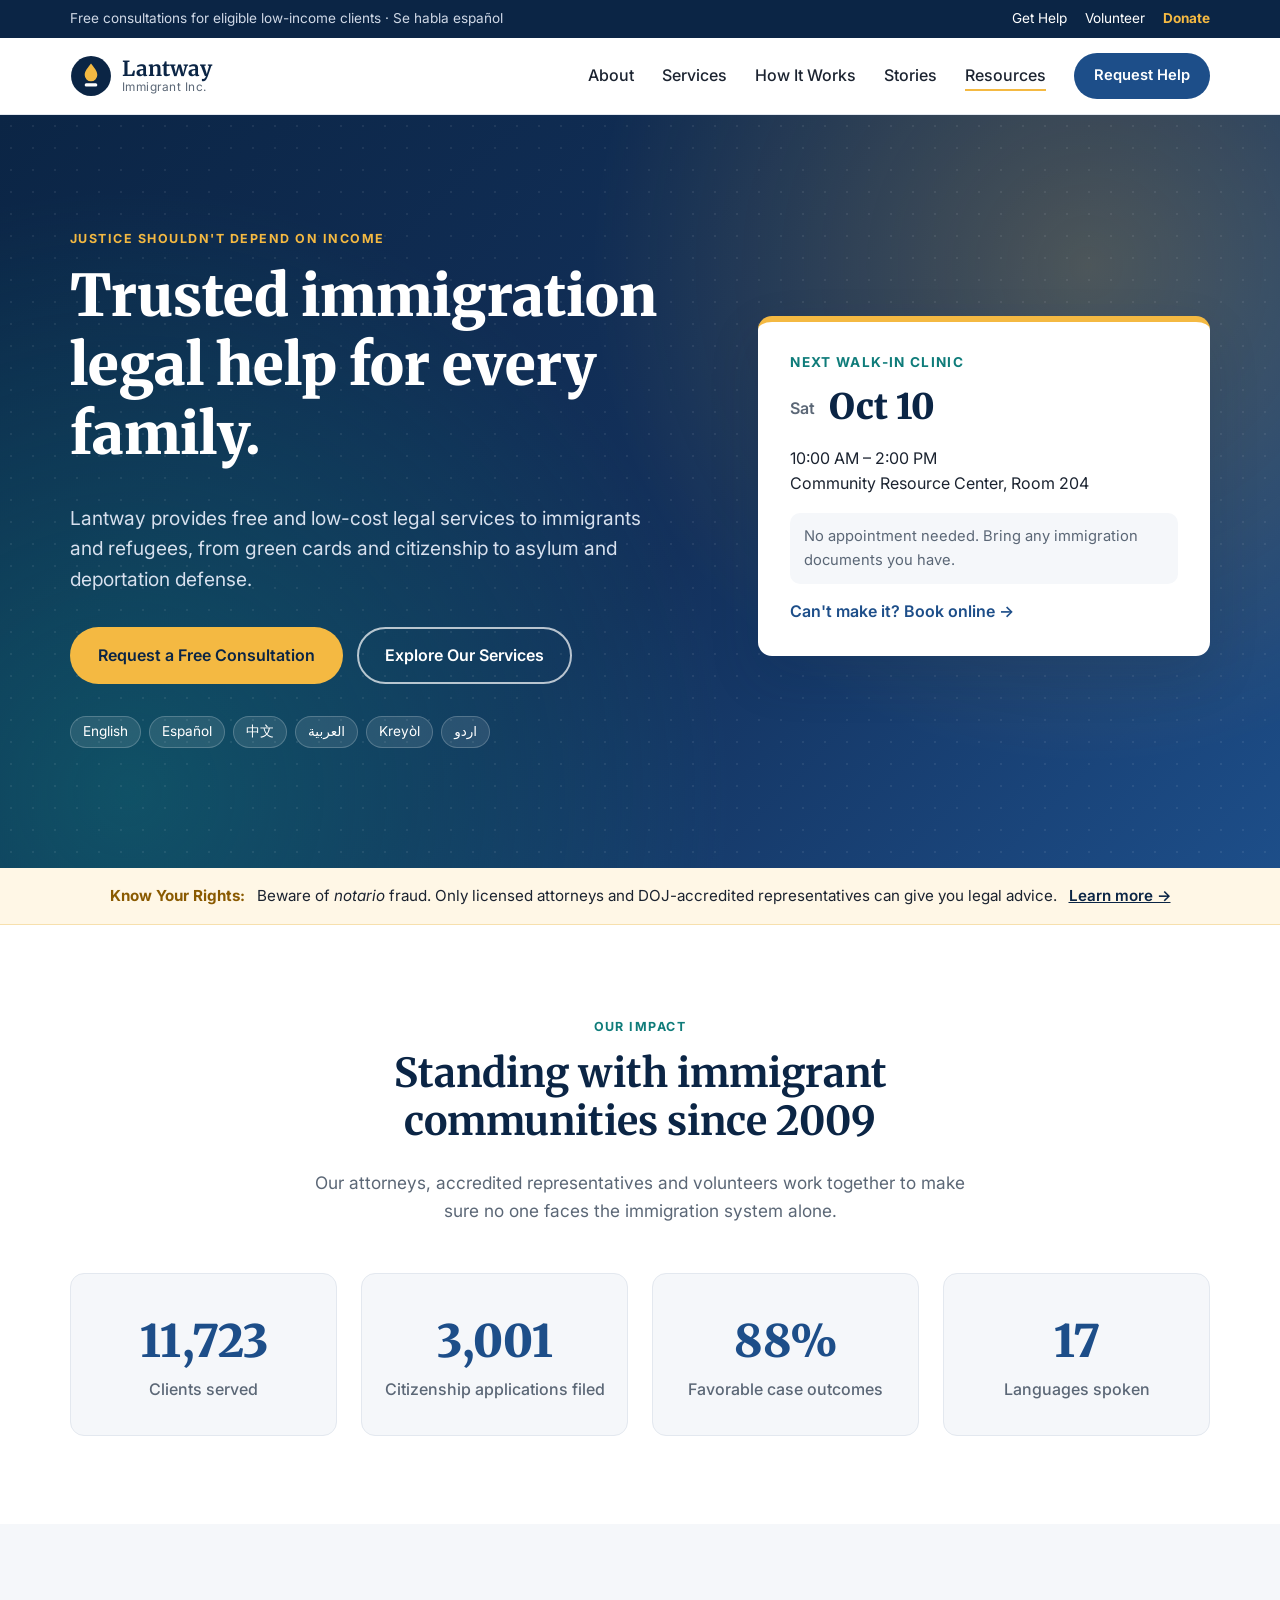
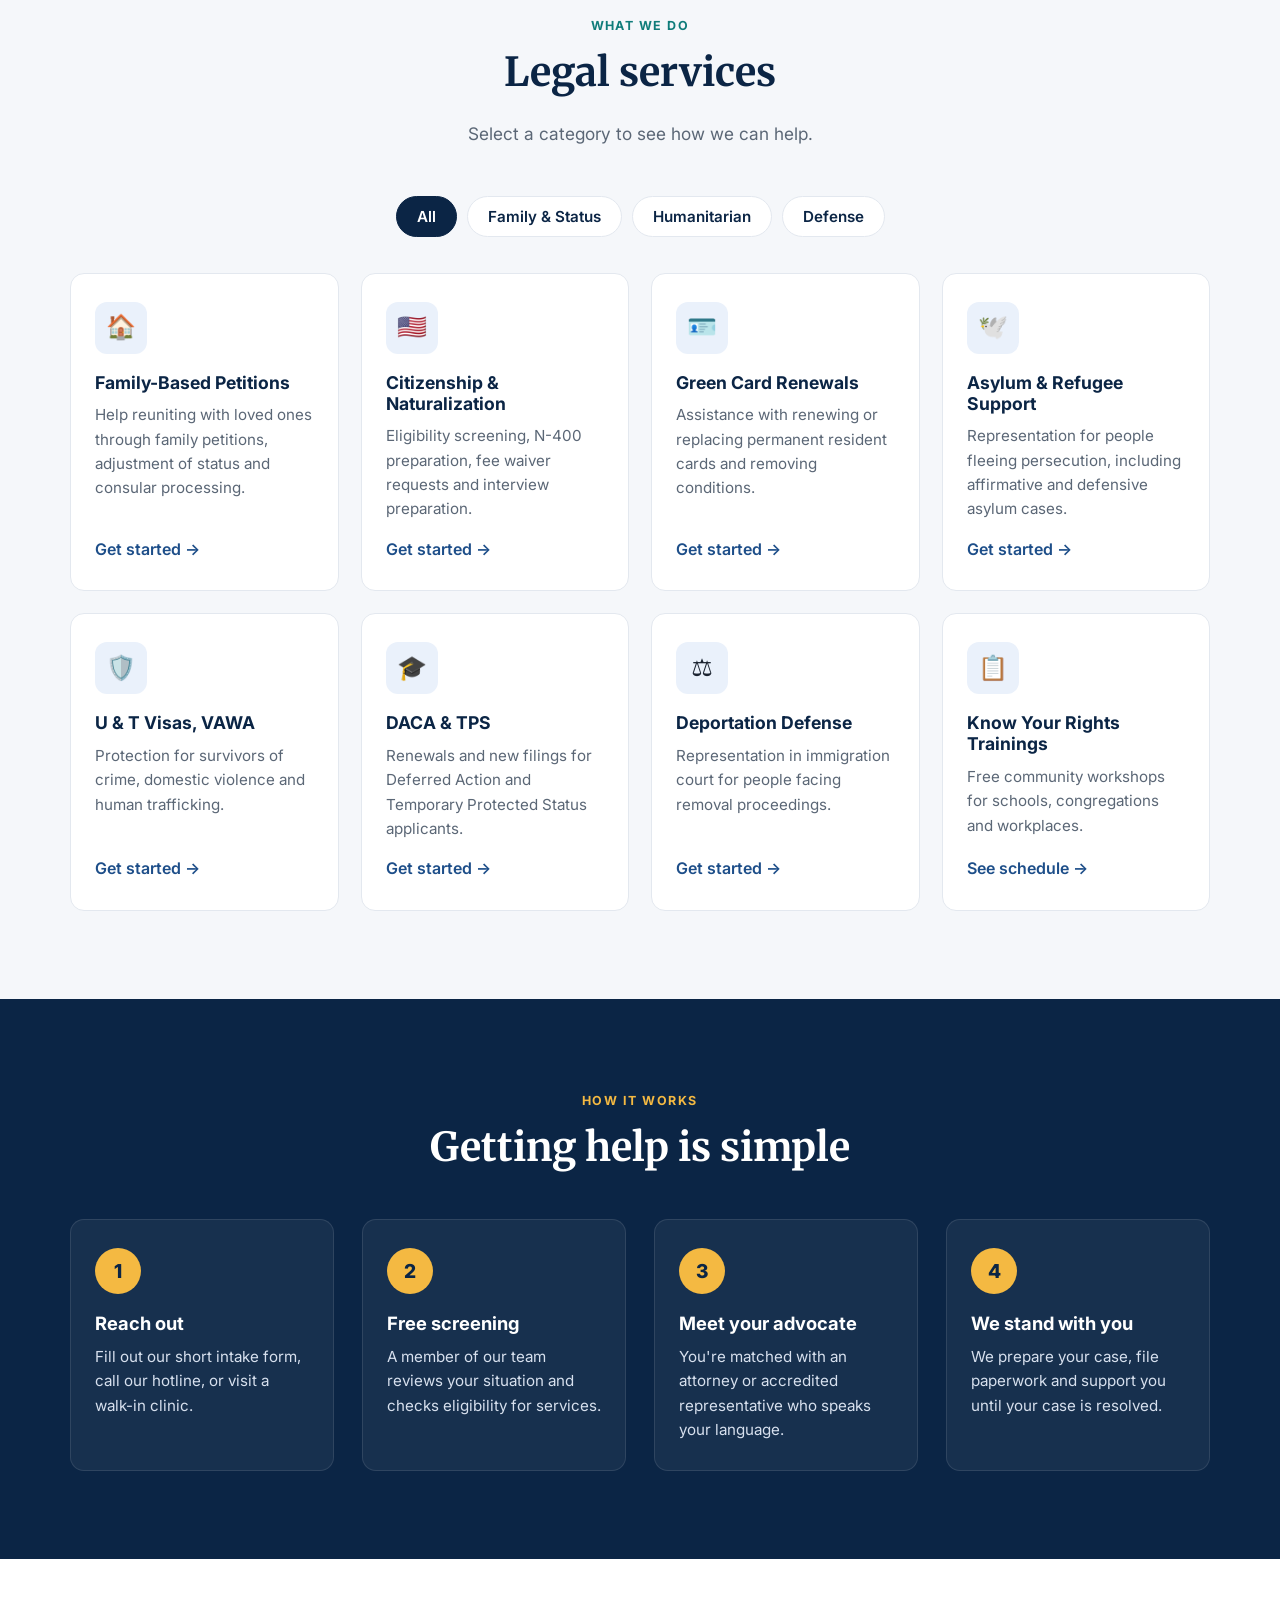
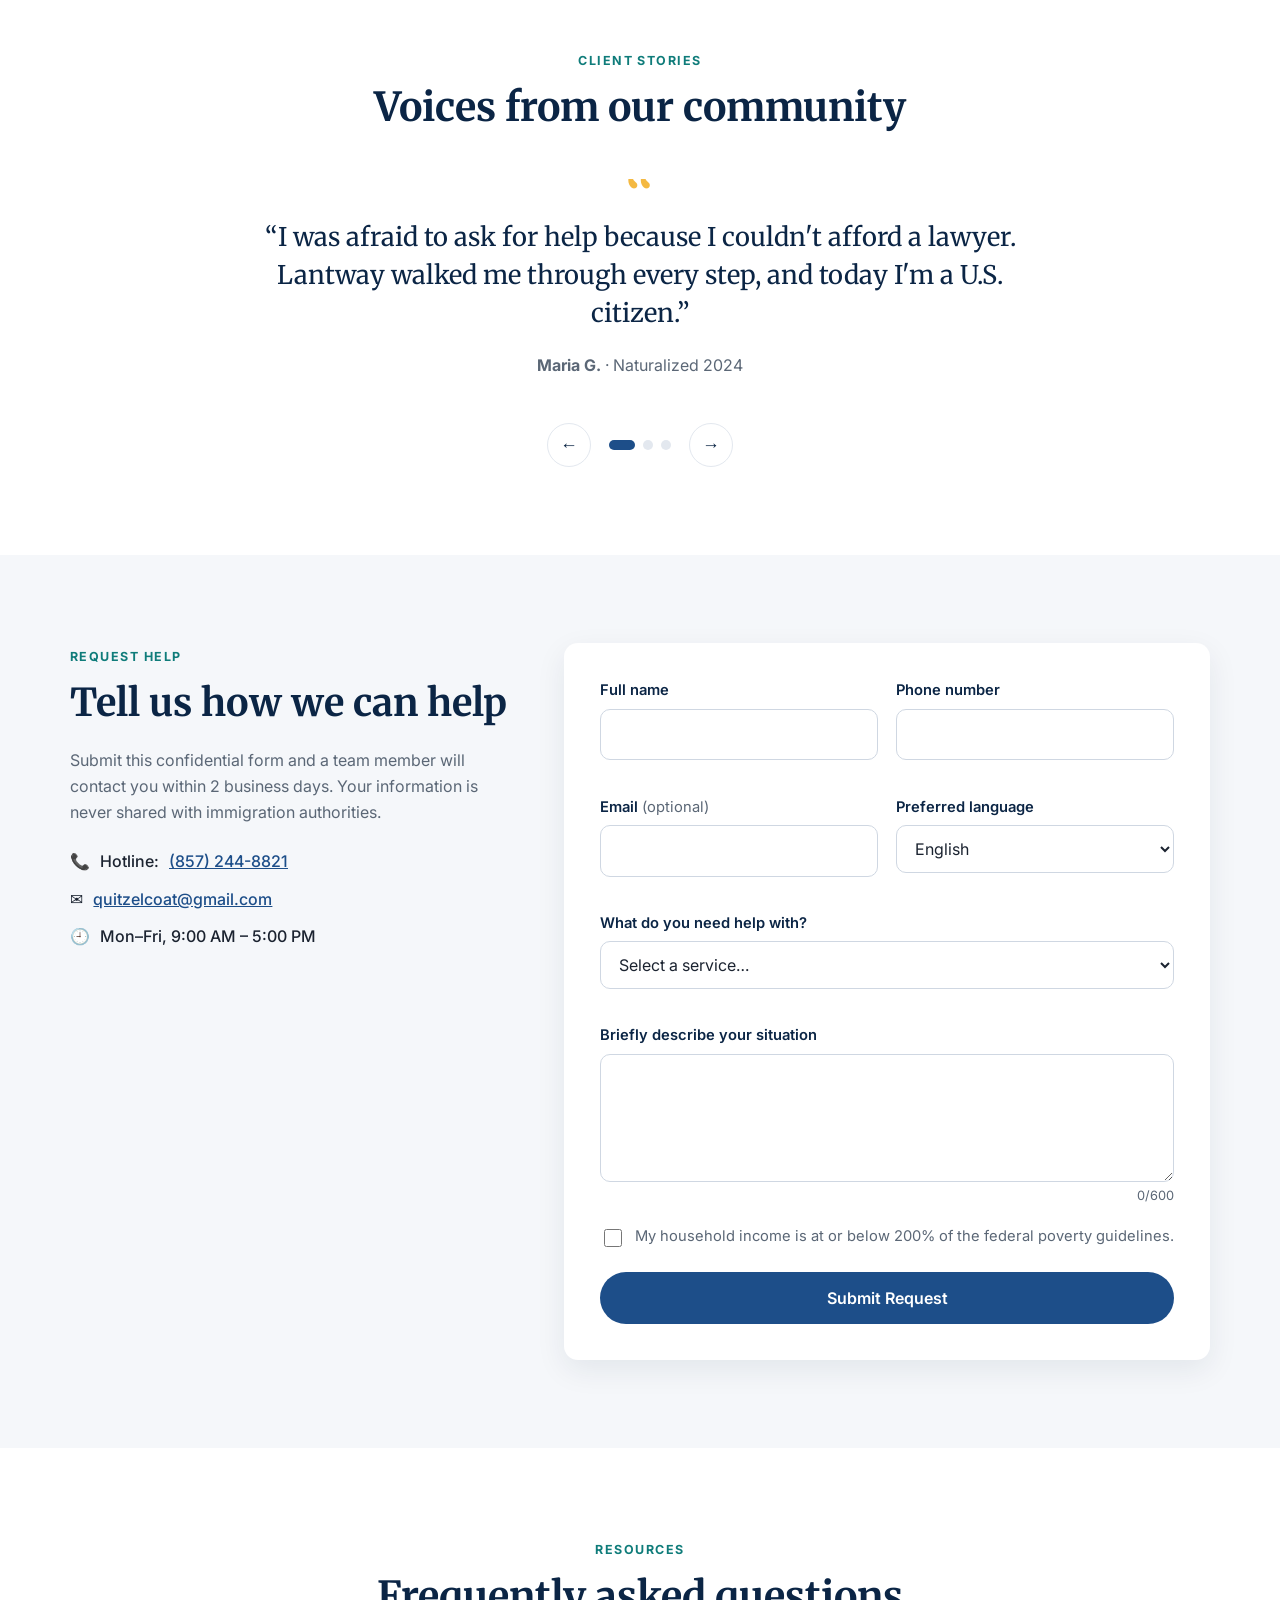
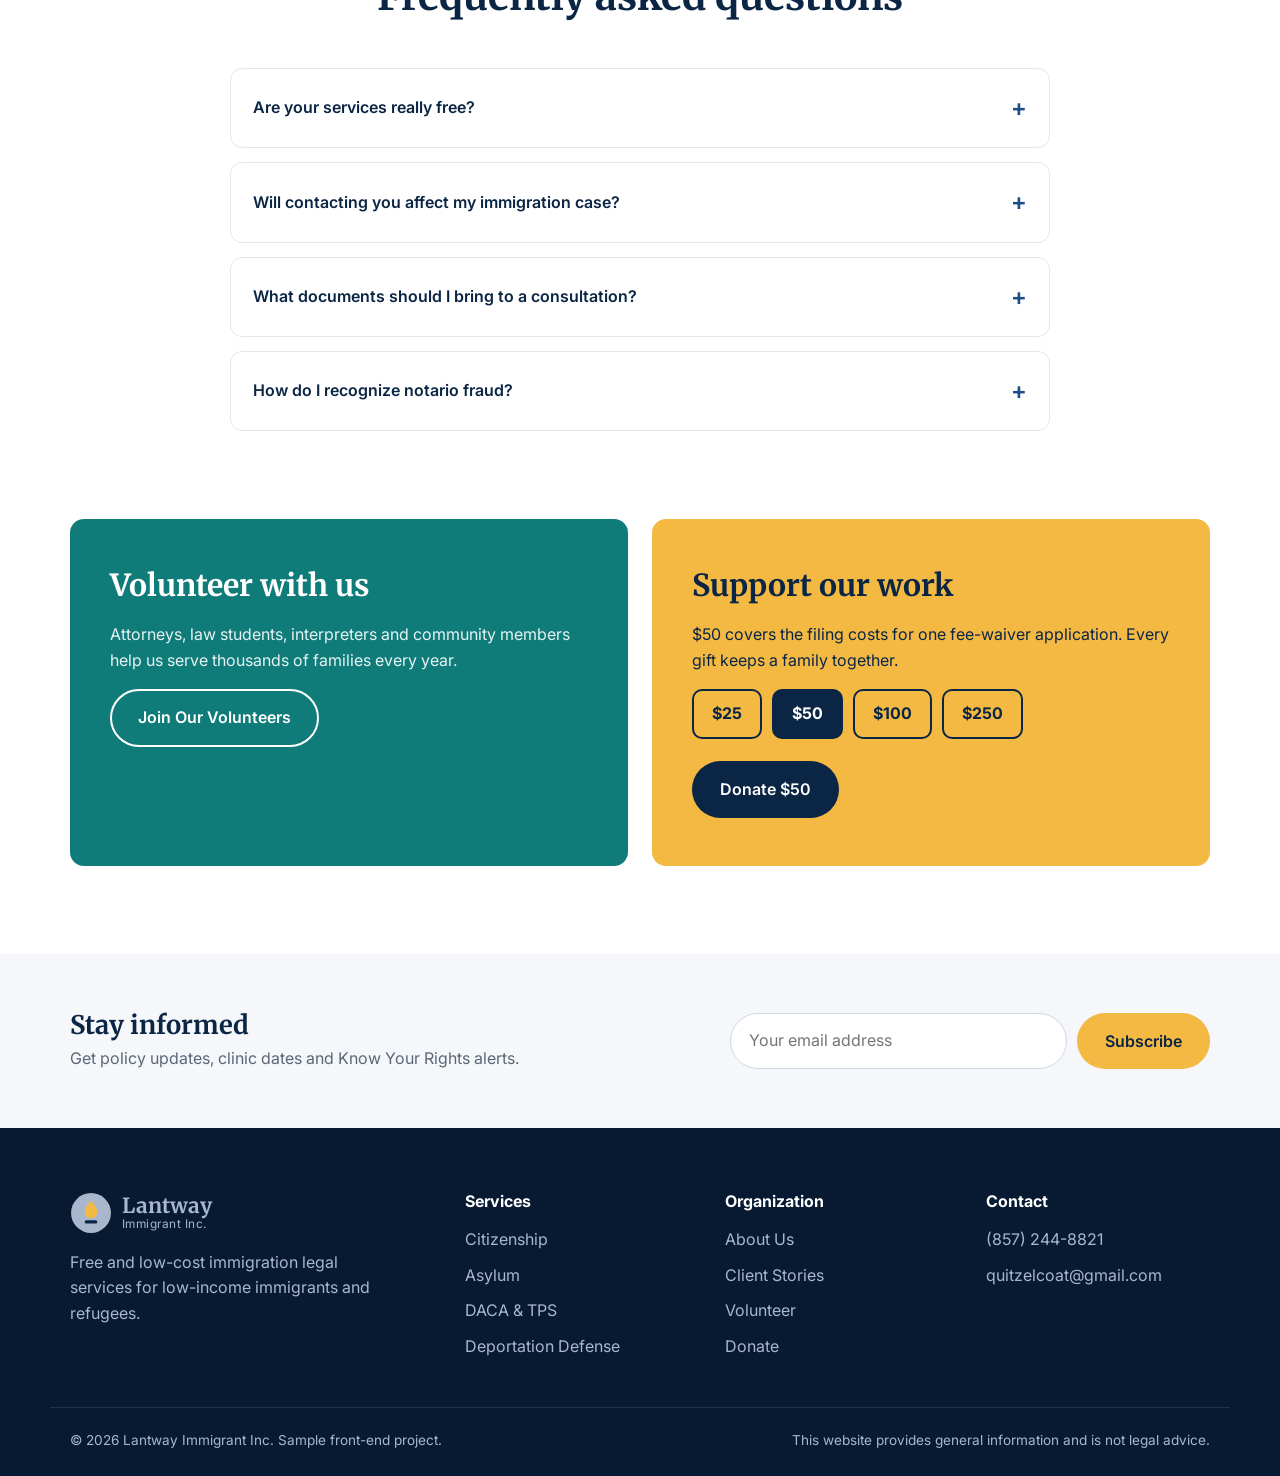
<file: index.html>
<!DOCTYPE html>
<html lang="en">
<head>
  <meta charset="UTF-8">
  <meta name="viewport" content="width=device-width, initial-scale=1.0">
  <meta name="description" content="Lantway Immigrant Inc. provides free and low-cost immigration legal help to low-income individuals and families.">
  <title>Lantway Immigrant Inc.</title>
  <link rel="preconnect" href="https://fonts.googleapis.com">
  <link rel="preconnect" href="https://fonts.gstatic.com" crossorigin>
  <link href="https://fonts.googleapis.com/css2?family=Inter:wght@400;500;600;700&family=Merriweather:wght@700;900&display=swap" rel="stylesheet">
  <link rel="stylesheet" href="styles.css">
</head>
<body>
  <a class="skip-link" href="#main">Skip to content</a>

  <!-- Top utility bar -->
  <div class="topbar">
    <div class="container topbar__inner">
      <p>Free consultations for eligible low-income clients &middot; Se habla español</p>
      <div class="topbar__links">
        <a href="#help">Get Help</a>
        <a href="#involved">Volunteer</a>
        <a href="#donate" class="topbar__donate">Donate</a>
      </div>
    </div>
  </div>

  <!-- Header / navigation -->
  <header class="header" id="top">
    <div class="container header__inner">
      <a href="#top" class="logo" aria-label="Lantway home">
        <svg class="logo__mark" viewBox="0 0 40 40" aria-hidden="true">
          <circle cx="20" cy="20" r="19" fill="currentColor"/>
          <path d="M20 8c-3 4-6 7-6 11a6 6 0 0 0 12 0c0-4-3-7-6-11z" fill="#f4b942"/>
          <rect x="14" y="27" width="12" height="3" rx="1.5" fill="#fff"/>
        </svg>
        <span class="logo__text">
          <strong>Lantway</strong>
          <small>Immigrant Inc.</small>
        </span>
      </a>

      <button class="nav-toggle" aria-expanded="false" aria-controls="primary-nav">
        <span class="nav-toggle__bar"></span>
        <span class="nav-toggle__bar"></span>
        <span class="nav-toggle__bar"></span>
        <span class="sr-only">Menu</span>
      </button>

      <nav id="primary-nav" class="nav" aria-label="Primary">
        <ul>
          <li><a href="#about">About</a></li>
          <li><a href="#services">Services</a></li>
          <li><a href="#process">How It Works</a></li>
          <li><a href="#stories">Stories</a></li>
          <li><a href="#resources">Resources</a></li>
          <li><a href="#help" class="btn btn--primary btn--sm">Request Help</a></li>
        </ul>
      </nav>
    </div>
  </header>

  <main id="main">
    <!-- Hero -->
    <section class="hero">
      <div class="container hero__inner">
        <div class="hero__content">
          <span class="eyebrow">Justice shouldn't depend on income</span>
          <h1>Trusted immigration legal help for every family.</h1>
          <p class="lead">Lantway provides free and low-cost legal services to immigrants and refugees, from green cards and citizenship to asylum and deportation defense.</p>
          <div class="hero__actions">
            <a href="#help" class="btn btn--accent">Request a Free Consultation</a>
            <a href="#services" class="btn btn--ghost">Explore Our Services</a>
          </div>
          <ul class="hero__langs" aria-label="Languages we serve">
            <li>English</li><li>Español</li><li>中文</li><li>العربية</li><li>Kreyòl</li><li>اردو</li>
          </ul>
        </div>
        <div class="hero__card" aria-label="Upcoming clinic">
          <h2>Next Walk-In Clinic</h2>
          <p class="hero__date"><span>Sat</span> Oct 10</p>
          <p>10:00 AM – 2:00 PM<br>Community Resource Center, Room 204</p>
          <p class="hero__note">No appointment needed. Bring any immigration documents you have.</p>
          <a href="#help" class="link-arrow">Can't make it? Book online</a>
        </div>
      </div>
    </section>

    <!-- Alert banner -->
    <section class="alert" role="region" aria-label="Important notice">
      <div class="container alert__inner">
        <strong>Know Your Rights:</strong>
        <span>Beware of <em>notario</em> fraud. Only licensed attorneys and DOJ-accredited representatives can give you legal advice.</span>
        <a href="#resources">Learn more &rarr;</a>
      </div>
    </section>

    <!-- Stats -->
    <section class="stats" id="about">
      <div class="container">
        <div class="section-head">
          <span class="eyebrow">Our Impact</span>
          <h2>Standing with immigrant communities since 2009</h2>
          <p>Our attorneys, accredited representatives and volunteers work together to make sure no one faces the immigration system alone.</p>
        </div>
        <div class="stats__grid">
          <div class="stat"><span class="stat__num" data-count="12500">0</span><span class="stat__label">Clients served</span></div>
          <div class="stat"><span class="stat__num" data-count="3200">0</span><span class="stat__label">Citizenship applications filed</span></div>
          <div class="stat"><span class="stat__num" data-count="94" data-suffix="%">0</span><span class="stat__label">Favorable case outcomes</span></div>
          <div class="stat"><span class="stat__num" data-count="18">0</span><span class="stat__label">Languages spoken</span></div>
        </div>
      </div>
    </section>

    <!-- Services -->
    <section class="services" id="services">
      <div class="container">
        <div class="section-head">
          <span class="eyebrow">What We Do</span>
          <h2>Legal services</h2>
          <p>Select a category to see how we can help.</p>
        </div>

        <div class="tabs" role="tablist" aria-label="Service categories">
          <button role="tab" class="tab is-active" aria-selected="true" data-filter="all">All</button>
          <button role="tab" class="tab" aria-selected="false" data-filter="family">Family &amp; Status</button>
          <button role="tab" class="tab" aria-selected="false" data-filter="humanitarian">Humanitarian</button>
          <button role="tab" class="tab" aria-selected="false" data-filter="defense">Defense</button>
        </div>

        <div class="cards">
          <article class="card" data-category="family">
            <div class="card__icon" aria-hidden="true">🏠</div>
            <h3>Family-Based Petitions</h3>
            <p>Help reuniting with loved ones through family petitions, adjustment of status and consular processing.</p>
            <a href="#help" class="link-arrow">Get started</a>
          </article>
          <article class="card" data-category="family">
            <div class="card__icon" aria-hidden="true">🇺🇸</div>
            <h3>Citizenship &amp; Naturalization</h3>
            <p>Eligibility screening, N-400 preparation, fee waiver requests and interview preparation.</p>
            <a href="#help" class="link-arrow">Get started</a>
          </article>
          <article class="card" data-category="family">
            <div class="card__icon" aria-hidden="true">🪪</div>
            <h3>Green Card Renewals</h3>
            <p>Assistance with renewing or replacing permanent resident cards and removing conditions.</p>
            <a href="#help" class="link-arrow">Get started</a>
          </article>
          <article class="card" data-category="humanitarian">
            <div class="card__icon" aria-hidden="true">🕊️</div>
            <h3>Asylum &amp; Refugee Support</h3>
            <p>Representation for people fleeing persecution, including affirmative and defensive asylum cases.</p>
            <a href="#help" class="link-arrow">Get started</a>
          </article>
          <article class="card" data-category="humanitarian">
            <div class="card__icon" aria-hidden="true">🛡️</div>
            <h3>U &amp; T Visas, VAWA</h3>
            <p>Protection for survivors of crime, domestic violence and human trafficking.</p>
            <a href="#help" class="link-arrow">Get started</a>
          </article>
          <article class="card" data-category="humanitarian">
            <div class="card__icon" aria-hidden="true">🎓</div>
            <h3>DACA &amp; TPS</h3>
            <p>Renewals and new filings for Deferred Action and Temporary Protected Status applicants.</p>
            <a href="#help" class="link-arrow">Get started</a>
          </article>
          <article class="card" data-category="defense">
            <div class="card__icon" aria-hidden="true">⚖️</div>
            <h3>Deportation Defense</h3>
            <p>Representation in immigration court for people facing removal proceedings.</p>
            <a href="#help" class="link-arrow">Get started</a>
          </article>
          <article class="card" data-category="defense">
            <div class="card__icon" aria-hidden="true">📋</div>
            <h3>Know Your Rights Trainings</h3>
            <p>Free community workshops for schools, congregations and workplaces.</p>
            <a href="#resources" class="link-arrow">See schedule</a>
          </article>
        </div>
      </div>
    </section>

    <!-- Process -->
    <section class="process" id="process">
      <div class="container">
        <div class="section-head section-head--light">
          <span class="eyebrow">How It Works</span>
          <h2>Getting help is simple</h2>
        </div>
        <ol class="steps">
          <li class="step">
            <span class="step__num">1</span>
            <h3>Reach out</h3>
            <p>Fill out our short intake form, call our hotline, or visit a walk-in clinic.</p>
          </li>
          <li class="step">
            <span class="step__num">2</span>
            <h3>Free screening</h3>
            <p>A member of our team reviews your situation and checks eligibility for services.</p>
          </li>
          <li class="step">
            <span class="step__num">3</span>
            <h3>Meet your advocate</h3>
            <p>You're matched with an attorney or accredited representative who speaks your language.</p>
          </li>
          <li class="step">
            <span class="step__num">4</span>
            <h3>We stand with you</h3>
            <p>We prepare your case, file paperwork and support you until your case is resolved.</p>
          </li>
        </ol>
      </div>
    </section>

    <!-- Stories -->
    <section class="stories" id="stories">
      <div class="container">
        <div class="section-head">
          <span class="eyebrow">Client Stories</span>
          <h2>Voices from our community</h2>
        </div>
        <div class="slider" aria-roledescription="carousel" aria-label="Client stories">
          <div class="slider__track">
            <figure class="quote is-active">
              <blockquote>“I was afraid to ask for help because I couldn't afford a lawyer. Lantway walked me through every step, and today I'm a U.S. citizen.”</blockquote>
              <figcaption><strong>Maria G.</strong> · Naturalized 2024</figcaption>
            </figure>
            <figure class="quote">
              <blockquote>“They explained everything in Arabic so my parents could understand. We finally feel safe making plans for our future.”</blockquote>
              <figcaption><strong>Omar K.</strong> · Asylum granted</figcaption>
            </figure>
            <figure class="quote">
              <blockquote>“My DACA renewal was due in two weeks. The team got it filed on time and never made me feel rushed or judged.”</blockquote>
              <figcaption><strong>Daniel R.</strong> · DACA recipient</figcaption>
            </figure>
          </div>
          <div class="slider__controls">
            <button class="slider__btn" data-dir="-1" aria-label="Previous story">&larr;</button>
            <div class="slider__dots" role="tablist"></div>
            <button class="slider__btn" data-dir="1" aria-label="Next story">&rarr;</button>
          </div>
        </div>
      </div>
    </section>

    <!-- Get help form -->
    <section class="help" id="help">
      <div class="container help__inner">
        <div class="help__info">
          <span class="eyebrow">Request Help</span>
          <h2>Tell us how we can help</h2>
          <p>Submit this confidential form and a team member will contact you within 2 business days. Your information is never shared with immigration authorities.</p>
          <ul class="contact-list">
            <li><span aria-hidden="true">📞</span> Hotline: <a href="tel:+18572448821">(857) 244-8821</a></li>
            <li><span aria-hidden="true">✉️</span> <a href="mailto:quitzelcoat@gmail.com">quitzelcoat@gmail.com</a></li>
            <li><span aria-hidden="true">🕘</span> Mon–Fri, 9:00 AM – 5:00 PM</li>
          </ul>
        </div>

        <form class="form" id="intake-form" novalidate>
          <div class="form__row">
            <div class="field">
              <label for="name">Full name</label>
              <input id="name" name="name" type="text" autocomplete="name" required>
              <span class="field__error" aria-live="polite"></span>
            </div>
            <div class="field">
              <label for="phone">Phone number</label>
              <input id="phone" name="phone" type="tel" autocomplete="tel" required>
              <span class="field__error" aria-live="polite"></span>
            </div>
          </div>
          <div class="form__row">
            <div class="field">
              <label for="email">Email <span class="optional">(optional)</span></label>
              <input id="email" name="email" type="email" autocomplete="email">
              <span class="field__error" aria-live="polite"></span>
            </div>
            <div class="field">
              <label for="language">Preferred language</label>
              <select id="language" name="language">
                <option>English</option>
                <option>Español</option>
                <option>中文</option>
                <option>العربية</option>
                <option>Kreyòl</option>
                <option>اردو</option>
                <option>Other</option>
              </select>
            </div>
          </div>
          <div class="field">
            <label for="service">What do you need help with?</label>
            <select id="service" name="service" required>
              <option value="">Select a service…</option>
              <option>Family-based petition</option>
              <option>Citizenship / naturalization</option>
              <option>Green card renewal</option>
              <option>Asylum</option>
              <option>U / T visa or VAWA</option>
              <option>DACA / TPS</option>
              <option>Deportation defense</option>
              <option>Not sure</option>
            </select>
            <span class="field__error" aria-live="polite"></span>
          </div>
          <div class="field">
            <label for="message">Briefly describe your situation</label>
            <textarea id="message" name="message" rows="4" maxlength="600"></textarea>
            <span class="field__hint"><span id="char-count">0</span>/600</span>
          </div>
          <label class="checkbox">
            <input type="checkbox" id="income" name="income">
            <span>My household income is at or below 200% of the federal poverty guidelines.</span>
          </label>
          <button type="submit" class="btn btn--primary btn--block">Submit Request</button>
          <p class="form__success" role="status" hidden>Thank you! Your request has been received. We'll contact you within 2 business days.</p>
        </form>
      </div>
    </section>

    <!-- Resources / FAQ -->
    <section class="resources" id="resources">
      <div class="container">
        <div class="section-head">
          <span class="eyebrow">Resources</span>
          <h2>Frequently asked questions</h2>
        </div>
        <div class="faq">
          <details>
            <summary>Are your services really free?</summary>
            <p>Most services are free for clients whose household income is at or below 200% of the federal poverty guidelines. For others, we offer low-cost services on a sliding scale.</p>
          </details>
          <details>
            <summary>Will contacting you affect my immigration case?</summary>
            <p>No. Everything you share with us is confidential and protected. We do not share information with immigration enforcement.</p>
          </details>
          <details>
            <summary>What documents should I bring to a consultation?</summary>
            <p>Bring a photo ID, your passport, any immigration documents (notices, visas, cards) and any letters you've received from USCIS or immigration court.</p>
          </details>
          <details>
            <summary>How do I recognize notario fraud?</summary>
            <p>Be cautious of anyone who promises guaranteed results, asks you to sign blank forms, or isn't a licensed attorney or DOJ-accredited representative.</p>
          </details>
        </div>
      </div>
    </section>

    <!-- Get involved / donate -->
    <section class="cta" id="involved">
      <div class="container cta__grid">
        <div class="cta__box">
          <h2>Volunteer with us</h2>
          <p>Attorneys, law students, interpreters and community members help us serve thousands of families every year.</p>
          <a href="#help" class="btn btn--ghost-light">Join Our Volunteers</a>
        </div>
        <div class="cta__box cta__box--accent" id="donate">
          <h2>Support our work</h2>
          <p>$50 covers the filing costs for one fee-waiver application. Every gift keeps a family together.</p>
          <div class="amounts" role="group" aria-label="Donation amount">
            <button class="amount">$25</button>
            <button class="amount is-active">$50</button>
            <button class="amount">$100</button>
            <button class="amount">$250</button>
          </div>
          <a href="#donate" class="btn btn--dark donate-btn">Donate $50</a>
        </div>
      </div>
    </section>

    <!-- Newsletter -->
    <section class="newsletter">
      <div class="container newsletter__inner">
        <div>
          <h2>Stay informed</h2>
          <p>Get policy updates, clinic dates and Know Your Rights alerts.</p>
        </div>
        <form class="newsletter__form" id="newsletter-form">
          <label for="nl-email" class="sr-only">Email address</label>
          <input id="nl-email" type="email" placeholder="Your email address" required>
          <button type="submit" class="btn btn--accent">Subscribe</button>
        </form>
      </div>
    </section>
  </main>

  <footer class="footer">
    <div class="container footer__grid">
      <div>
        <a href="#top" class="logo logo--light">
          <svg class="logo__mark" viewBox="0 0 40 40" aria-hidden="true">
            <circle cx="20" cy="20" r="19" fill="currentColor"/>
            <path d="M20 8c-3 4-6 7-6 11a6 6 0 0 0 12 0c0-4-3-7-6-11z" fill="#f4b942"/>
            <rect x="14" y="27" width="12" height="3" rx="1.5" fill="#0b2545"/>
          </svg>
          <span class="logo__text"><strong>Lantway</strong><small>Immigrant Inc.</small></span>
        </a>
        <p class="footer__about">Free and low-cost immigration legal services for low-income immigrants and refugees.</p>
      </div>
      <div>
        <h3>Services</h3>
        <ul>
          <li><a href="#services">Citizenship</a></li>
          <li><a href="#services">Asylum</a></li>
          <li><a href="#services">DACA &amp; TPS</a></li>
          <li><a href="#services">Deportation Defense</a></li>
        </ul>
      </div>
      <div>
        <h3>Organization</h3>
        <ul>
          <li><a href="#about">About Us</a></li>
          <li><a href="#stories">Client Stories</a></li>
          <li><a href="#involved">Volunteer</a></li>
          <li><a href="#donate">Donate</a></li>
        </ul>
      </div>
      <div>
        <h3>Contact</h3>
        <ul>
          <li><a href="tel:+18572448821">(857) 244-8821</a></li>
          <li><a href="mailto:quitzelcoat@gmail.com">quitzelcoat@gmail.com</a></li>
        </ul>
      </div>
    </div>
    <div class="container footer__bottom">
      <p>&copy; <span id="year"></span> Lantway Immigrant Inc. Sample front-end project.</p>
      <p>This website provides general information and is not legal advice.</p>
    </div>
  </footer>

  <button class="back-to-top" aria-label="Back to top">&uarr;</button>

  <script src="script.js"></script>
</body>
</html>
</file>
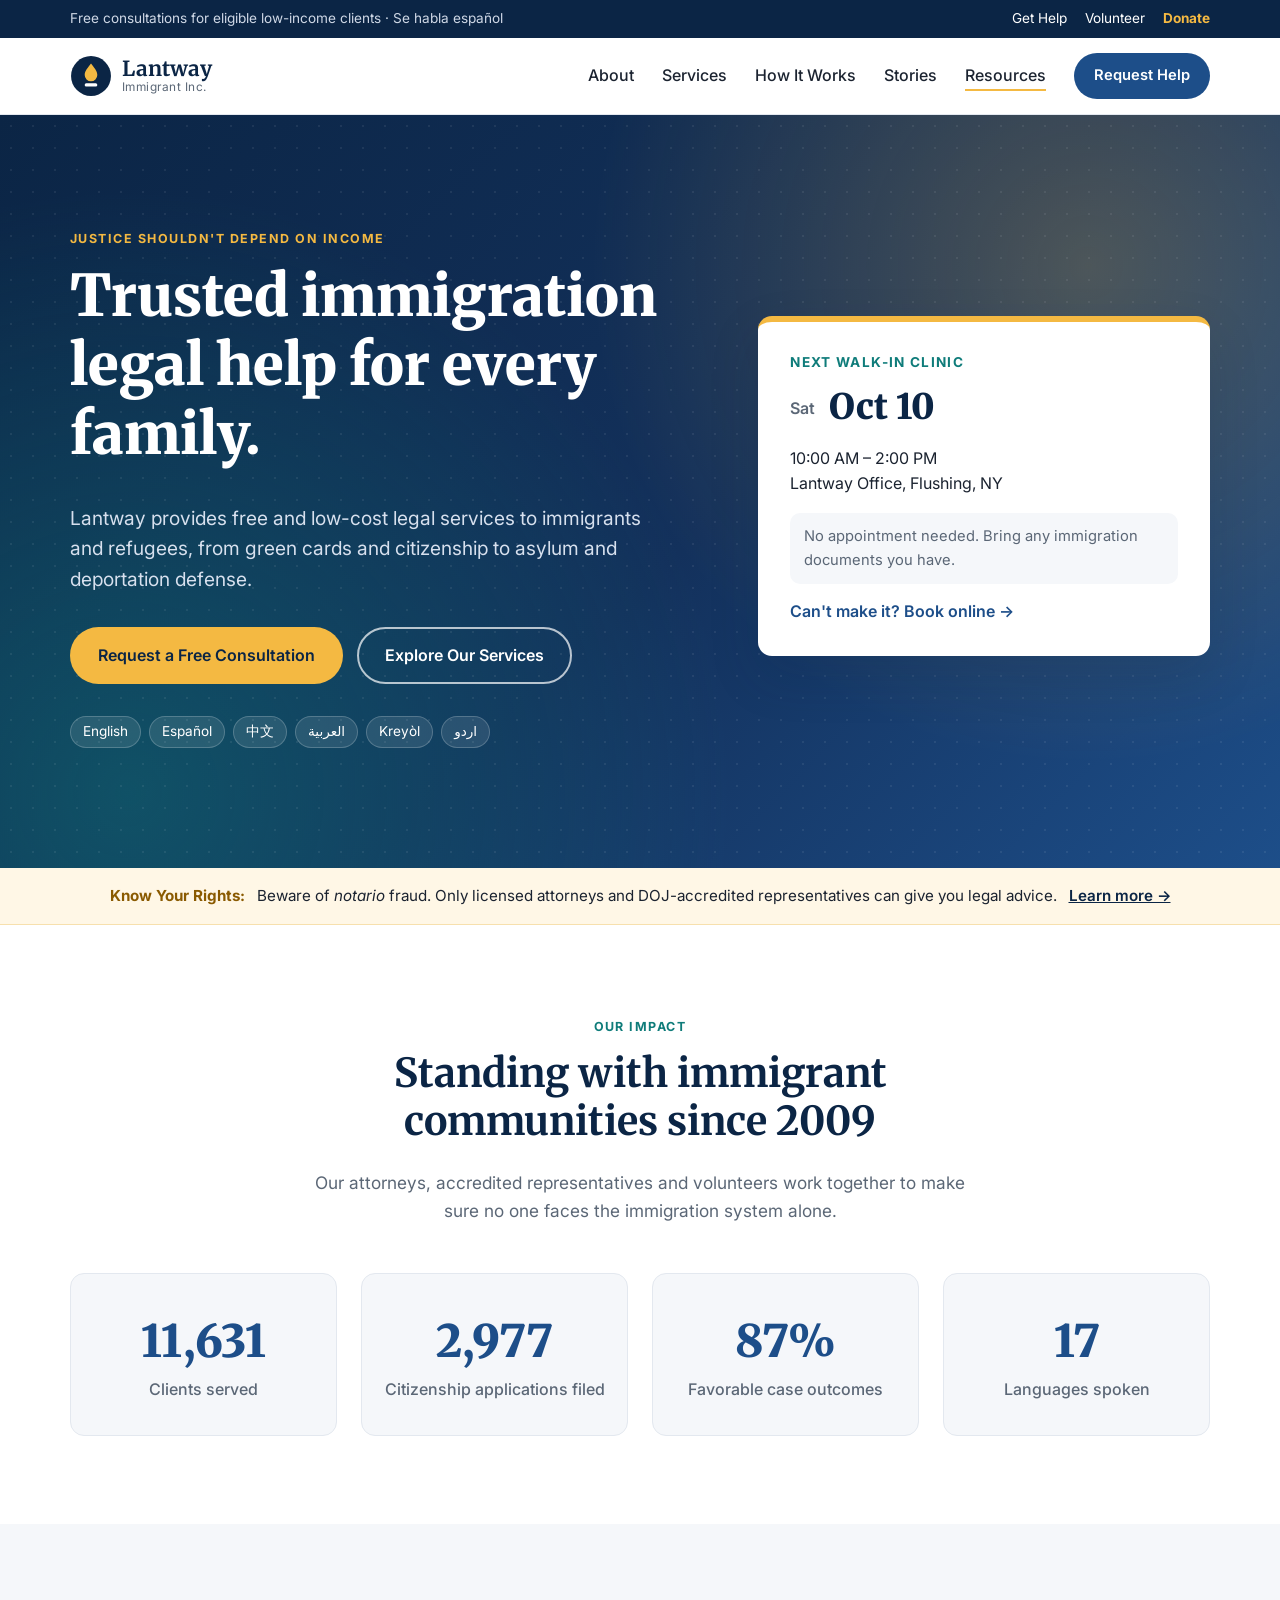
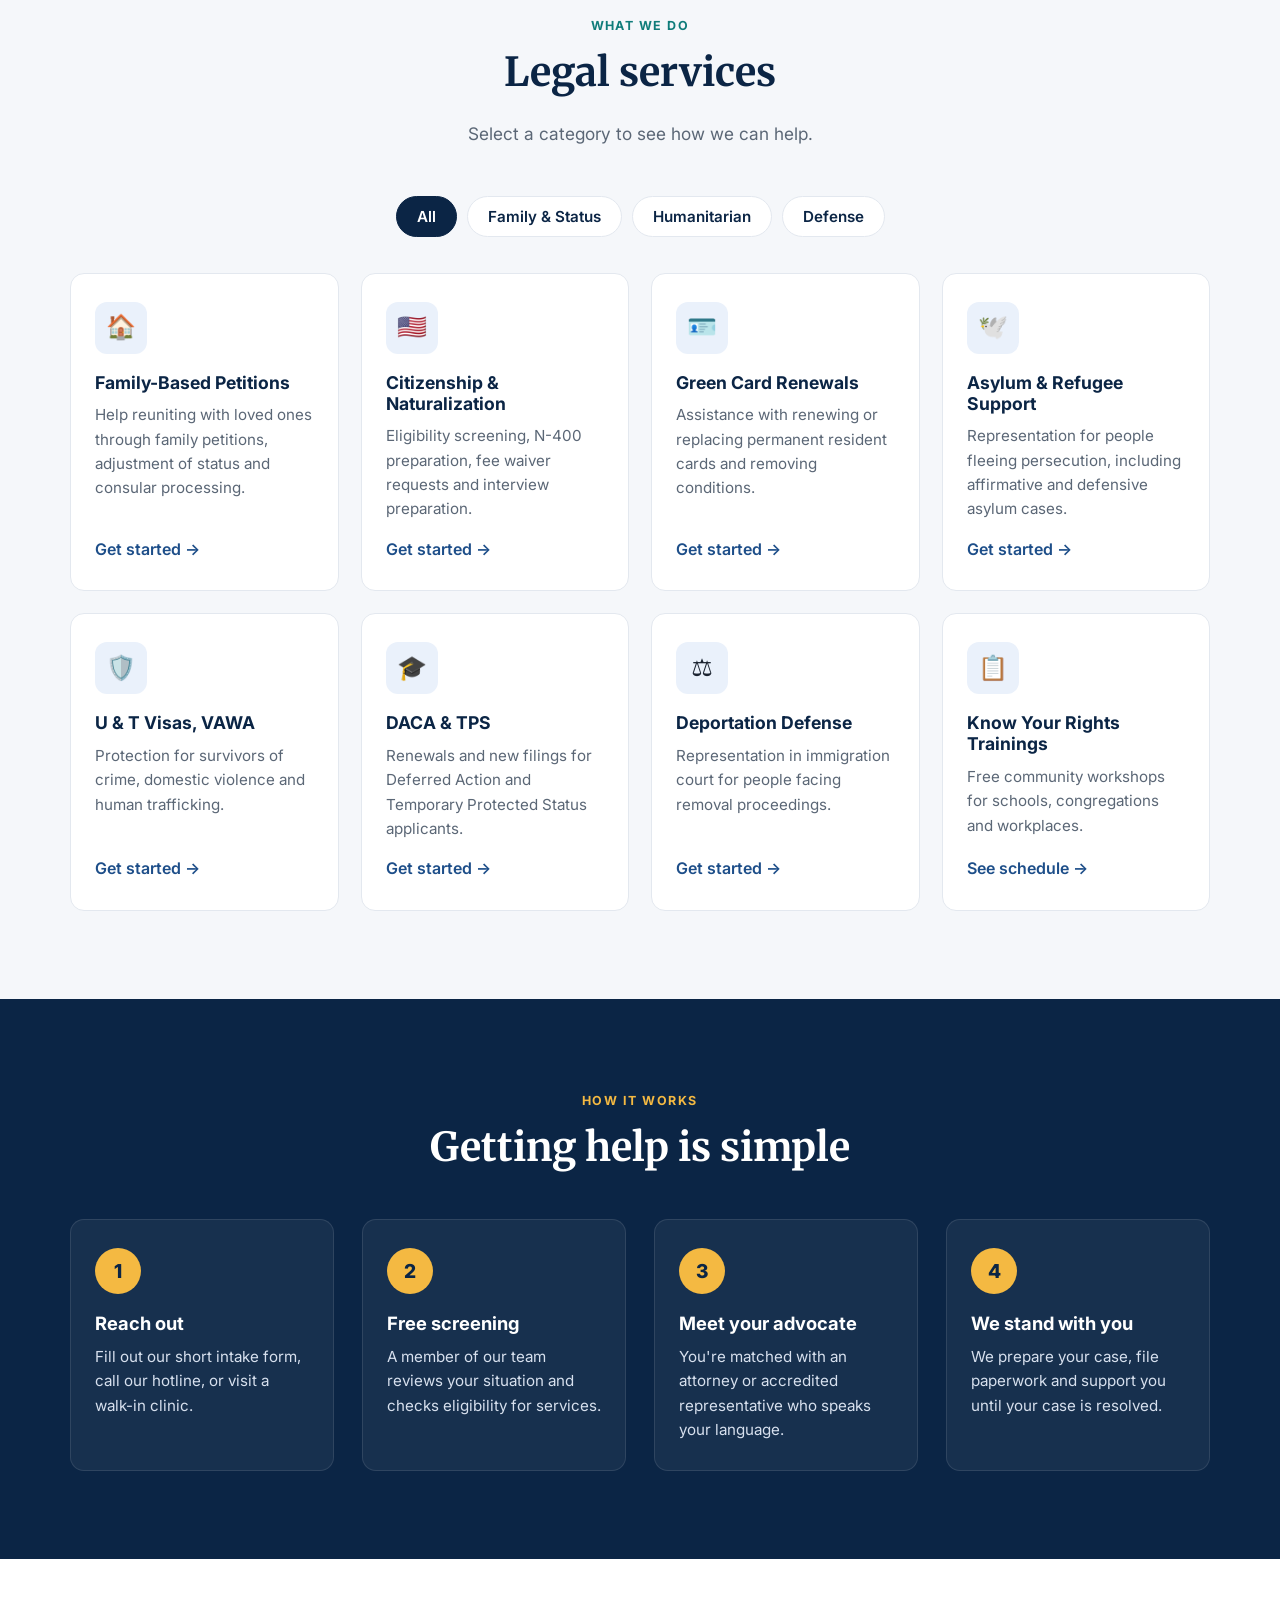
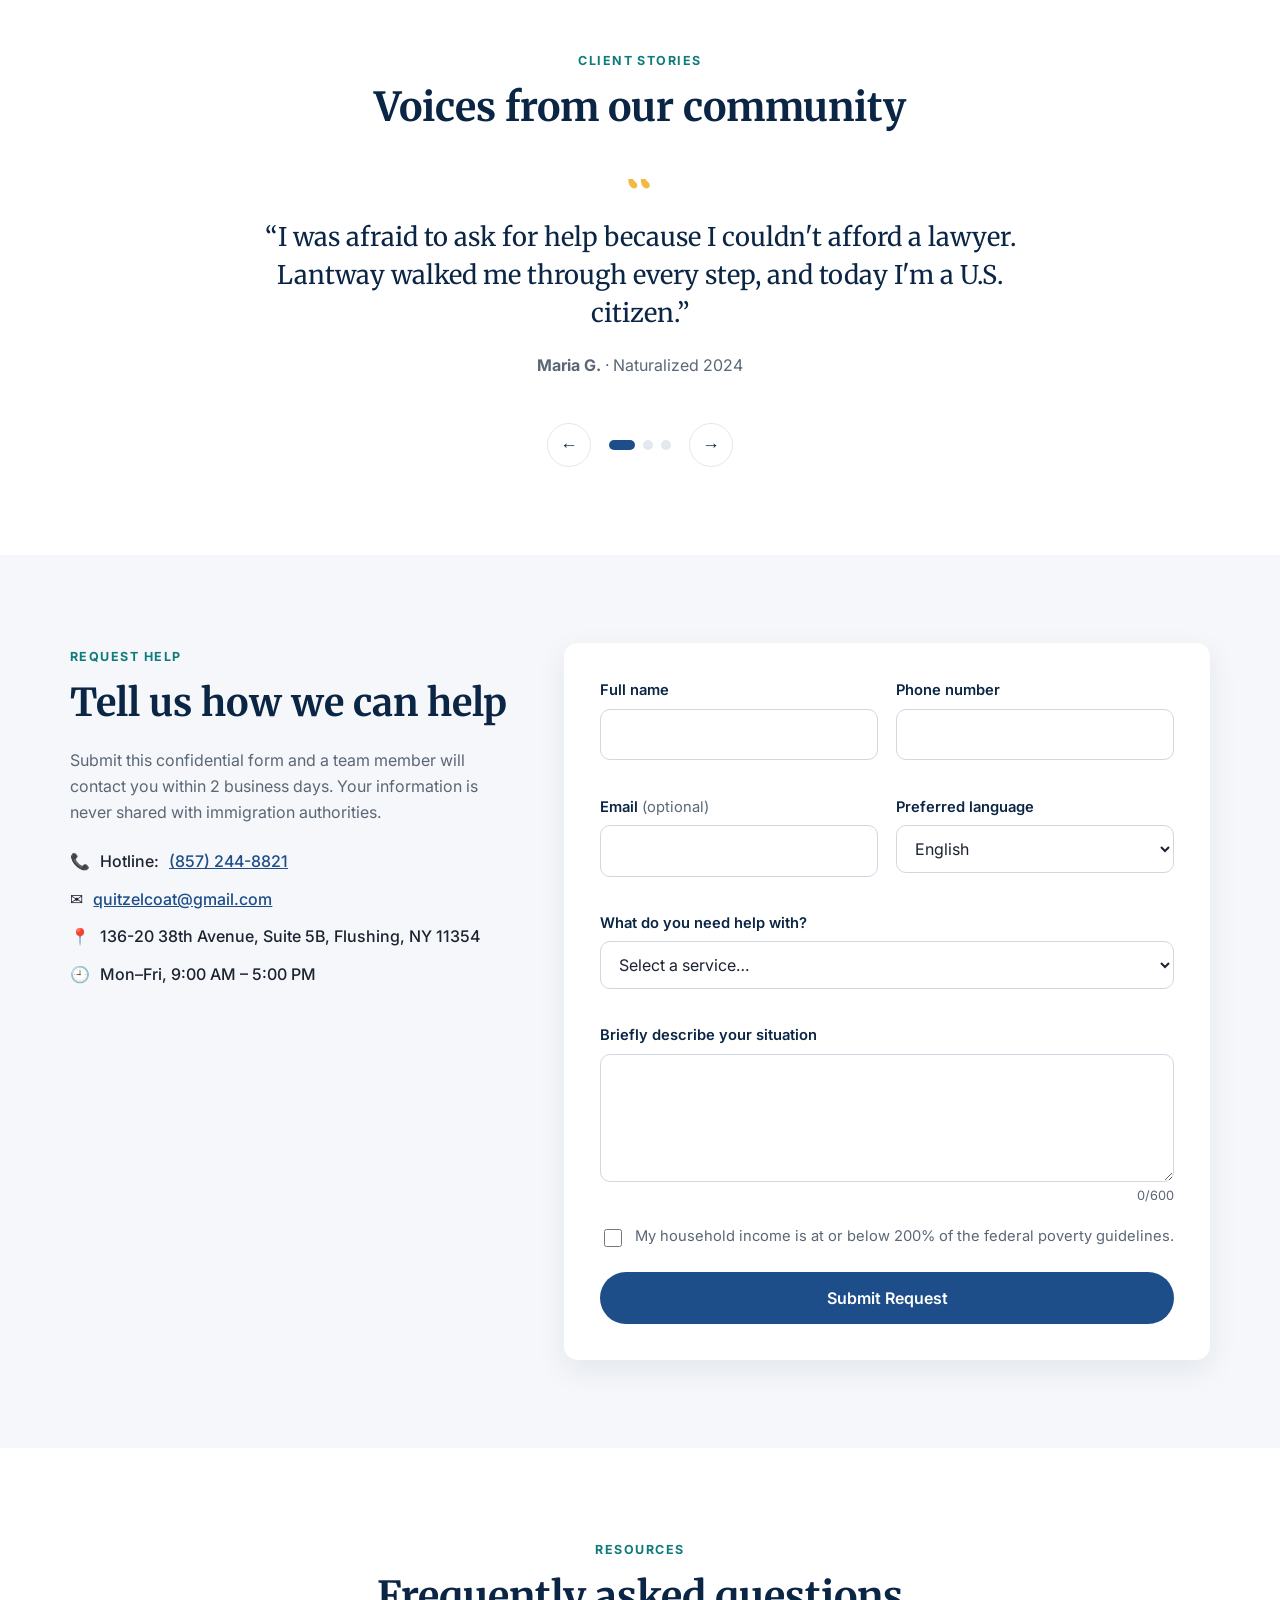
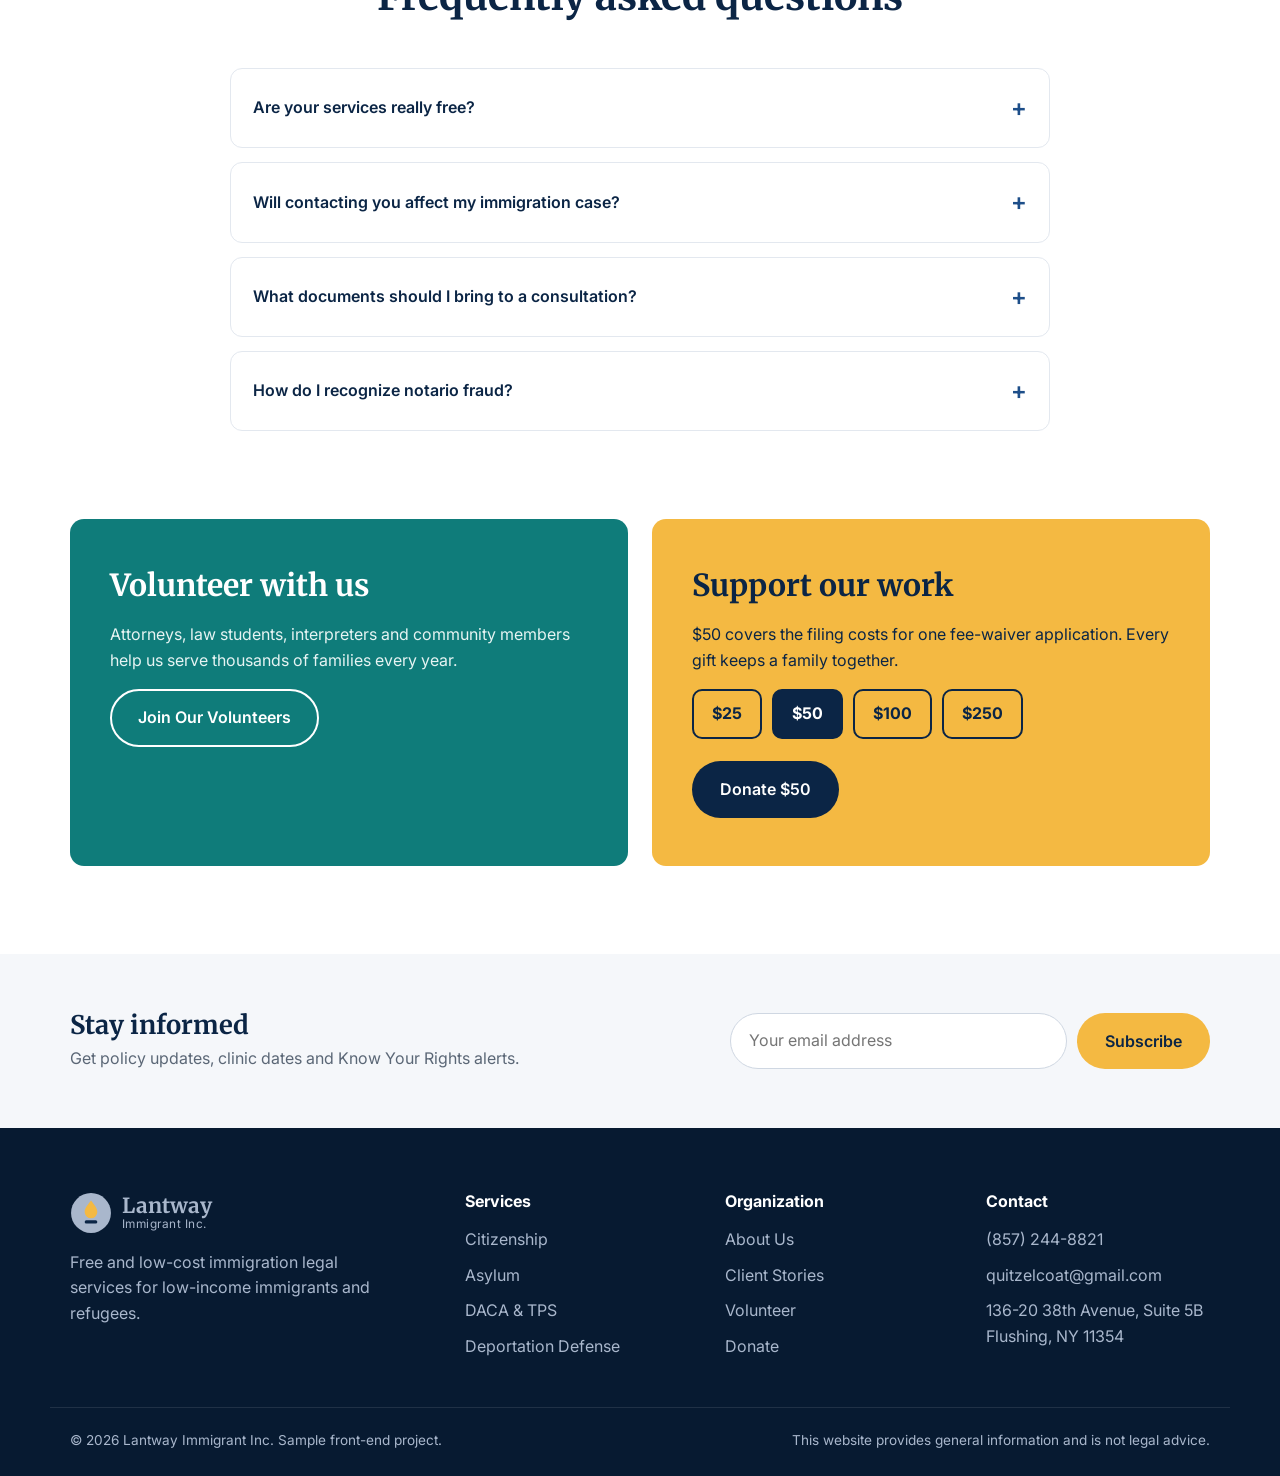
<file: lantway-inc/index.html>
<!DOCTYPE html>
<html lang="en">
<head>
  <meta charset="UTF-8">
  <meta name="viewport" content="width=device-width, initial-scale=1.0">
  <meta name="description" content="Lantway Immigrant Inc. provides free and low-cost immigration legal help to low-income individuals and families.">
  <title>Lantway Immigrant Inc.</title>
  <link rel="preconnect" href="https://fonts.googleapis.com">
  <link rel="preconnect" href="https://fonts.gstatic.com" crossorigin>
  <link href="https://fonts.googleapis.com/css2?family=Inter:wght@400;500;600;700&family=Merriweather:wght@700;900&display=swap" rel="stylesheet">
  <link rel="stylesheet" href="styles.css">
</head>
<body>
  <a class="skip-link" href="#main">Skip to content</a>

  <!-- Top utility bar -->
  <div class="topbar">
    <div class="container topbar__inner">
      <p>Free consultations for eligible low-income clients &middot; Se habla español</p>
      <div class="topbar__links">
        <a href="#help">Get Help</a>
        <a href="#involved">Volunteer</a>
        <a href="#donate" class="topbar__donate">Donate</a>
      </div>
    </div>
  </div>

  <!-- Header / navigation -->
  <header class="header" id="top">
    <div class="container header__inner">
      <a href="#top" class="logo" aria-label="Lantway home">
        <svg class="logo__mark" viewBox="0 0 40 40" aria-hidden="true">
          <circle cx="20" cy="20" r="19" fill="currentColor"/>
          <path d="M20 8c-3 4-6 7-6 11a6 6 0 0 0 12 0c0-4-3-7-6-11z" fill="#f4b942"/>
          <rect x="14" y="27" width="12" height="3" rx="1.5" fill="#fff"/>
        </svg>
        <span class="logo__text">
          <strong>Lantway</strong>
          <small>Immigrant Inc.</small>
        </span>
      </a>

      <button class="nav-toggle" aria-expanded="false" aria-controls="primary-nav">
        <span class="nav-toggle__bar"></span>
        <span class="nav-toggle__bar"></span>
        <span class="nav-toggle__bar"></span>
        <span class="sr-only">Menu</span>
      </button>

      <nav id="primary-nav" class="nav" aria-label="Primary">
        <ul>
          <li><a href="#about">About</a></li>
          <li><a href="#services">Services</a></li>
          <li><a href="#process">How It Works</a></li>
          <li><a href="#stories">Stories</a></li>
          <li><a href="#resources">Resources</a></li>
          <li><a href="#help" class="btn btn--primary btn--sm">Request Help</a></li>
        </ul>
      </nav>
    </div>
  </header>

  <main id="main">
    <!-- Hero -->
    <section class="hero">
      <div class="container hero__inner">
        <div class="hero__content">
          <span class="eyebrow">Justice shouldn't depend on income</span>
          <h1>Trusted immigration legal help for every family.</h1>
          <p class="lead">Lantway provides free and low-cost legal services to immigrants and refugees, from green cards and citizenship to asylum and deportation defense.</p>
          <div class="hero__actions">
            <a href="#help" class="btn btn--accent">Request a Free Consultation</a>
            <a href="#services" class="btn btn--ghost">Explore Our Services</a>
          </div>
          <ul class="hero__langs" aria-label="Languages we serve">
            <li>English</li><li>Español</li><li>中文</li><li>العربية</li><li>Kreyòl</li><li>اردو</li>
          </ul>
        </div>
        <div class="hero__card" aria-label="Upcoming clinic">
          <h2>Next Walk-In Clinic</h2>
          <p class="hero__date"><span>Sat</span> Oct 10</p>
          <p>10:00 AM – 2:00 PM<br>Lantway Office, Flushing, NY</p>
          <p class="hero__note">No appointment needed. Bring any immigration documents you have.</p>
          <a href="#help" class="link-arrow">Can't make it? Book online</a>
        </div>
      </div>
    </section>

    <!-- Alert banner -->
    <section class="alert" role="region" aria-label="Important notice">
      <div class="container alert__inner">
        <strong>Know Your Rights:</strong>
        <span>Beware of <em>notario</em> fraud. Only licensed attorneys and DOJ-accredited representatives can give you legal advice.</span>
        <a href="#resources">Learn more &rarr;</a>
      </div>
    </section>

    <!-- Stats -->
    <section class="stats" id="about">
      <div class="container">
        <div class="section-head">
          <span class="eyebrow">Our Impact</span>
          <h2>Standing with immigrant communities since 2009</h2>
          <p>Our attorneys, accredited representatives and volunteers work together to make sure no one faces the immigration system alone.</p>
        </div>
        <div class="stats__grid">
          <div class="stat"><span class="stat__num" data-count="12500">0</span><span class="stat__label">Clients served</span></div>
          <div class="stat"><span class="stat__num" data-count="3200">0</span><span class="stat__label">Citizenship applications filed</span></div>
          <div class="stat"><span class="stat__num" data-count="94" data-suffix="%">0</span><span class="stat__label">Favorable case outcomes</span></div>
          <div class="stat"><span class="stat__num" data-count="18">0</span><span class="stat__label">Languages spoken</span></div>
        </div>
      </div>
    </section>

    <!-- Services -->
    <section class="services" id="services">
      <div class="container">
        <div class="section-head">
          <span class="eyebrow">What We Do</span>
          <h2>Legal services</h2>
          <p>Select a category to see how we can help.</p>
        </div>

        <div class="tabs" role="tablist" aria-label="Service categories">
          <button role="tab" class="tab is-active" aria-selected="true" data-filter="all">All</button>
          <button role="tab" class="tab" aria-selected="false" data-filter="family">Family &amp; Status</button>
          <button role="tab" class="tab" aria-selected="false" data-filter="humanitarian">Humanitarian</button>
          <button role="tab" class="tab" aria-selected="false" data-filter="defense">Defense</button>
        </div>

        <div class="cards">
          <article class="card" data-category="family">
            <div class="card__icon" aria-hidden="true">🏠</div>
            <h3>Family-Based Petitions</h3>
            <p>Help reuniting with loved ones through family petitions, adjustment of status and consular processing.</p>
            <a href="#help" class="link-arrow">Get started</a>
          </article>
          <article class="card" data-category="family">
            <div class="card__icon" aria-hidden="true">🇺🇸</div>
            <h3>Citizenship &amp; Naturalization</h3>
            <p>Eligibility screening, N-400 preparation, fee waiver requests and interview preparation.</p>
            <a href="#help" class="link-arrow">Get started</a>
          </article>
          <article class="card" data-category="family">
            <div class="card__icon" aria-hidden="true">🪪</div>
            <h3>Green Card Renewals</h3>
            <p>Assistance with renewing or replacing permanent resident cards and removing conditions.</p>
            <a href="#help" class="link-arrow">Get started</a>
          </article>
          <article class="card" data-category="humanitarian">
            <div class="card__icon" aria-hidden="true">🕊️</div>
            <h3>Asylum &amp; Refugee Support</h3>
            <p>Representation for people fleeing persecution, including affirmative and defensive asylum cases.</p>
            <a href="#help" class="link-arrow">Get started</a>
          </article>
          <article class="card" data-category="humanitarian">
            <div class="card__icon" aria-hidden="true">🛡️</div>
            <h3>U &amp; T Visas, VAWA</h3>
            <p>Protection for survivors of crime, domestic violence and human trafficking.</p>
            <a href="#help" class="link-arrow">Get started</a>
          </article>
          <article class="card" data-category="humanitarian">
            <div class="card__icon" aria-hidden="true">🎓</div>
            <h3>DACA &amp; TPS</h3>
            <p>Renewals and new filings for Deferred Action and Temporary Protected Status applicants.</p>
            <a href="#help" class="link-arrow">Get started</a>
          </article>
          <article class="card" data-category="defense">
            <div class="card__icon" aria-hidden="true">⚖️</div>
            <h3>Deportation Defense</h3>
            <p>Representation in immigration court for people facing removal proceedings.</p>
            <a href="#help" class="link-arrow">Get started</a>
          </article>
          <article class="card" data-category="defense">
            <div class="card__icon" aria-hidden="true">📋</div>
            <h3>Know Your Rights Trainings</h3>
            <p>Free community workshops for schools, congregations and workplaces.</p>
            <a href="#resources" class="link-arrow">See schedule</a>
          </article>
        </div>
      </div>
    </section>

    <!-- Process -->
    <section class="process" id="process">
      <div class="container">
        <div class="section-head section-head--light">
          <span class="eyebrow">How It Works</span>
          <h2>Getting help is simple</h2>
        </div>
        <ol class="steps">
          <li class="step">
            <span class="step__num">1</span>
            <h3>Reach out</h3>
            <p>Fill out our short intake form, call our hotline, or visit a walk-in clinic.</p>
          </li>
          <li class="step">
            <span class="step__num">2</span>
            <h3>Free screening</h3>
            <p>A member of our team reviews your situation and checks eligibility for services.</p>
          </li>
          <li class="step">
            <span class="step__num">3</span>
            <h3>Meet your advocate</h3>
            <p>You're matched with an attorney or accredited representative who speaks your language.</p>
          </li>
          <li class="step">
            <span class="step__num">4</span>
            <h3>We stand with you</h3>
            <p>We prepare your case, file paperwork and support you until your case is resolved.</p>
          </li>
        </ol>
      </div>
    </section>

    <!-- Stories -->
    <section class="stories" id="stories">
      <div class="container">
        <div class="section-head">
          <span class="eyebrow">Client Stories</span>
          <h2>Voices from our community</h2>
        </div>
        <div class="slider" aria-roledescription="carousel" aria-label="Client stories">
          <div class="slider__track">
            <figure class="quote is-active">
              <blockquote>“I was afraid to ask for help because I couldn't afford a lawyer. Lantway walked me through every step, and today I'm a U.S. citizen.”</blockquote>
              <figcaption><strong>Maria G.</strong> · Naturalized 2024</figcaption>
            </figure>
            <figure class="quote">
              <blockquote>“They explained everything in Arabic so my parents could understand. We finally feel safe making plans for our future.”</blockquote>
              <figcaption><strong>Omar K.</strong> · Asylum granted</figcaption>
            </figure>
            <figure class="quote">
              <blockquote>“My DACA renewal was due in two weeks. The team got it filed on time and never made me feel rushed or judged.”</blockquote>
              <figcaption><strong>Daniel R.</strong> · DACA recipient</figcaption>
            </figure>
          </div>
          <div class="slider__controls">
            <button class="slider__btn" data-dir="-1" aria-label="Previous story">&larr;</button>
            <div class="slider__dots" role="tablist"></div>
            <button class="slider__btn" data-dir="1" aria-label="Next story">&rarr;</button>
          </div>
        </div>
      </div>
    </section>

    <!-- Get help form -->
    <section class="help" id="help">
      <div class="container help__inner">
        <div class="help__info">
          <span class="eyebrow">Request Help</span>
          <h2>Tell us how we can help</h2>
          <p>Submit this confidential form and a team member will contact you within 2 business days. Your information is never shared with immigration authorities.</p>
          <ul class="contact-list">
            <li><span aria-hidden="true">📞</span> Hotline: <a href="tel:+18572448821">(857) 244-8821</a></li>
            <li><span aria-hidden="true">✉️</span> <a href="mailto:quitzelcoat@gmail.com">quitzelcoat@gmail.com</a></li>
            <li><span aria-hidden="true">📍</span> 136-20 38th Avenue, Suite 5B, Flushing, NY 11354</li>
            <li><span aria-hidden="true">🕘</span> Mon–Fri, 9:00 AM – 5:00 PM</li>
          </ul>
        </div>

        <form class="form" id="intake-form" novalidate>
          <div class="form__row">
            <div class="field">
              <label for="name">Full name</label>
              <input id="name" name="name" type="text" autocomplete="name" required>
              <span class="field__error" aria-live="polite"></span>
            </div>
            <div class="field">
              <label for="phone">Phone number</label>
              <input id="phone" name="phone" type="tel" autocomplete="tel" required>
              <span class="field__error" aria-live="polite"></span>
            </div>
          </div>
          <div class="form__row">
            <div class="field">
              <label for="email">Email <span class="optional">(optional)</span></label>
              <input id="email" name="email" type="email" autocomplete="email">
              <span class="field__error" aria-live="polite"></span>
            </div>
            <div class="field">
              <label for="language">Preferred language</label>
              <select id="language" name="language">
                <option>English</option>
                <option>Español</option>
                <option>中文</option>
                <option>العربية</option>
                <option>Kreyòl</option>
                <option>اردو</option>
                <option>Other</option>
              </select>
            </div>
          </div>
          <div class="field">
            <label for="service">What do you need help with?</label>
            <select id="service" name="service" required>
              <option value="">Select a service…</option>
              <option>Family-based petition</option>
              <option>Citizenship / naturalization</option>
              <option>Green card renewal</option>
              <option>Asylum</option>
              <option>U / T visa or VAWA</option>
              <option>DACA / TPS</option>
              <option>Deportation defense</option>
              <option>Not sure</option>
            </select>
            <span class="field__error" aria-live="polite"></span>
          </div>
          <div class="field">
            <label for="message">Briefly describe your situation</label>
            <textarea id="message" name="message" rows="4" maxlength="600"></textarea>
            <span class="field__hint"><span id="char-count">0</span>/600</span>
          </div>
          <label class="checkbox">
            <input type="checkbox" id="income" name="income">
            <span>My household income is at or below 200% of the federal poverty guidelines.</span>
          </label>
          <button type="submit" class="btn btn--primary btn--block">Submit Request</button>
          <p class="form__success" role="status" hidden>Thank you! Your request has been received. We'll contact you within 2 business days.</p>
        </form>
      </div>
    </section>

    <!-- Resources / FAQ -->
    <section class="resources" id="resources">
      <div class="container">
        <div class="section-head">
          <span class="eyebrow">Resources</span>
          <h2>Frequently asked questions</h2>
        </div>
        <div class="faq">
          <details>
            <summary>Are your services really free?</summary>
            <p>Most services are free for clients whose household income is at or below 200% of the federal poverty guidelines. For others, we offer low-cost services on a sliding scale.</p>
          </details>
          <details>
            <summary>Will contacting you affect my immigration case?</summary>
            <p>No. Everything you share with us is confidential and protected. We do not share information with immigration enforcement.</p>
          </details>
          <details>
            <summary>What documents should I bring to a consultation?</summary>
            <p>Bring a photo ID, your passport, any immigration documents (notices, visas, cards) and any letters you've received from USCIS or immigration court.</p>
          </details>
          <details>
            <summary>How do I recognize notario fraud?</summary>
            <p>Be cautious of anyone who promises guaranteed results, asks you to sign blank forms, or isn't a licensed attorney or DOJ-accredited representative.</p>
          </details>
        </div>
      </div>
    </section>

    <!-- Get involved / donate -->
    <section class="cta" id="involved">
      <div class="container cta__grid">
        <div class="cta__box">
          <h2>Volunteer with us</h2>
          <p>Attorneys, law students, interpreters and community members help us serve thousands of families every year.</p>
          <a href="#help" class="btn btn--ghost-light">Join Our Volunteers</a>
        </div>
        <div class="cta__box cta__box--accent" id="donate">
          <h2>Support our work</h2>
          <p>$50 covers the filing costs for one fee-waiver application. Every gift keeps a family together.</p>
          <div class="amounts" role="group" aria-label="Donation amount">
            <button class="amount">$25</button>
            <button class="amount is-active">$50</button>
            <button class="amount">$100</button>
            <button class="amount">$250</button>
          </div>
          <a href="#donate" class="btn btn--dark donate-btn">Donate $50</a>
        </div>
      </div>
    </section>

    <!-- Newsletter -->
    <section class="newsletter">
      <div class="container newsletter__inner">
        <div>
          <h2>Stay informed</h2>
          <p>Get policy updates, clinic dates and Know Your Rights alerts.</p>
        </div>
        <form class="newsletter__form" id="newsletter-form">
          <label for="nl-email" class="sr-only">Email address</label>
          <input id="nl-email" type="email" placeholder="Your email address" required>
          <button type="submit" class="btn btn--accent">Subscribe</button>
        </form>
      </div>
    </section>
  </main>

  <footer class="footer">
    <div class="container footer__grid">
      <div>
        <a href="#top" class="logo logo--light">
          <svg class="logo__mark" viewBox="0 0 40 40" aria-hidden="true">
            <circle cx="20" cy="20" r="19" fill="currentColor"/>
            <path d="M20 8c-3 4-6 7-6 11a6 6 0 0 0 12 0c0-4-3-7-6-11z" fill="#f4b942"/>
            <rect x="14" y="27" width="12" height="3" rx="1.5" fill="#0b2545"/>
          </svg>
          <span class="logo__text"><strong>Lantway</strong><small>Immigrant Inc.</small></span>
        </a>
        <p class="footer__about">Free and low-cost immigration legal services for low-income immigrants and refugees.</p>
      </div>
      <div>
        <h3>Services</h3>
        <ul>
          <li><a href="#services">Citizenship</a></li>
          <li><a href="#services">Asylum</a></li>
          <li><a href="#services">DACA &amp; TPS</a></li>
          <li><a href="#services">Deportation Defense</a></li>
        </ul>
      </div>
      <div>
        <h3>Organization</h3>
        <ul>
          <li><a href="#about">About Us</a></li>
          <li><a href="#stories">Client Stories</a></li>
          <li><a href="#involved">Volunteer</a></li>
          <li><a href="#donate">Donate</a></li>
        </ul>
      </div>
      <div>
        <h3>Contact</h3>
        <ul>
          <li><a href="tel:+18572448821">(857) 244-8821</a></li>
          <li><a href="mailto:quitzelcoat@gmail.com">quitzelcoat@gmail.com</a></li>
          <li>136-20 38th Avenue, Suite 5B<br>Flushing, NY 11354</li>
        </ul>
      </div>
    </div>
    <div class="container footer__bottom">
      <p>&copy; <span id="year"></span> Lantway Immigrant Inc. Sample front-end project.</p>
      <p>This website provides general information and is not legal advice.</p>
    </div>
  </footer>

  <button class="back-to-top" aria-label="Back to top">&uarr;</button>

  <script src="script.js"></script>
</body>
</html>
</file>
<file: styles.css>
/* ==========================================================
   Lantway Immigrant Inc. — styles
   ========================================================== */

:root {
  --navy: #0b2545;
  --navy-2: #13315c;
  --blue: #1d4e89;
  --teal: #0f7c7a;
  --gold: #f4b942;
  --gold-dark: #d99a1c;
  --ink: #1b2330;
  --muted: #5b6776;
  --line: #e3e8ef;
  --bg: #ffffff;
  --bg-soft: #f5f7fa;
  --danger: #c0392b;
  --radius: 14px;
  --shadow: 0 10px 30px rgba(11, 37, 69, 0.08);
  --shadow-lg: 0 20px 50px rgba(11, 37, 69, 0.16);
  --font: "Inter", system-ui, -apple-system, "Segoe UI", Roboto, sans-serif;
  --serif: "Merriweather", Georgia, serif;
}

*, *::before, *::after { box-sizing: border-box; }

html { scroll-behavior: smooth; scroll-padding-top: 90px; }

body {
  margin: 0;
  font-family: var(--font);
  color: var(--ink);
  background: var(--bg);
  line-height: 1.6;
  -webkit-font-smoothing: antialiased;
}

img, svg { display: block; max-width: 100%; }
a { color: var(--blue); }
h1, h2, h3 { line-height: 1.2; margin: 0 0 0.6em; }
h1, h2 { font-family: var(--serif); color: var(--navy); }
p { margin: 0 0 1em; }

.container { width: 100%; max-width: 1180px; margin: 0 auto; padding: 0 20px; }

.sr-only {
  position: absolute; width: 1px; height: 1px; padding: 0; margin: -1px;
  overflow: hidden; clip: rect(0, 0, 0, 0); border: 0;
}

.skip-link {
  position: absolute; left: -999px; top: 8px; z-index: 100;
  background: var(--gold); color: var(--navy); padding: 8px 14px; border-radius: 6px;
}
.skip-link:focus { left: 8px; }

:focus-visible { outline: 3px solid var(--gold); outline-offset: 2px; }

/* ---------- Buttons ---------- */
.btn {
  display: inline-block;
  padding: 14px 26px;
  border-radius: 999px;
  font-weight: 600;
  font-size: 1rem;
  text-decoration: none;
  border: 2px solid transparent;
  cursor: pointer;
  transition: transform .15s ease, background .2s ease, color .2s ease, box-shadow .2s ease;
  font-family: inherit;
  text-align: center;
}
.btn:hover { transform: translateY(-2px); }
.btn--sm { padding: 9px 18px; font-size: .92rem; }
.btn--block { width: 100%; }
.btn--primary { background: var(--blue); color: #fff; }
.btn--primary:hover { background: var(--navy); box-shadow: var(--shadow); }
.btn--accent { background: var(--gold); color: var(--navy); }
.btn--accent:hover { background: var(--gold-dark); }
.btn--ghost { border-color: rgba(255,255,255,.7); color: #fff; }
.btn--ghost:hover { background: rgba(255,255,255,.12); }
.btn--ghost-light { border-color: #fff; color: #fff; }
.btn--ghost-light:hover { background: #fff; color: var(--teal); }
.btn--dark { background: var(--navy); color: #fff; }
.btn--dark:hover { background: #000; }

.link-arrow { font-weight: 600; text-decoration: none; }
.link-arrow::after { content: " →"; transition: margin .2s; }
.link-arrow:hover::after { margin-left: 4px; }

.eyebrow {
  display: inline-block;
  font-size: .78rem;
  font-weight: 700;
  letter-spacing: .12em;
  text-transform: uppercase;
  color: var(--teal);
  margin-bottom: 12px;
}

.section-head { max-width: 680px; margin: 0 auto 48px; text-align: center; }
.section-head h2 { font-size: clamp(1.8rem, 3.5vw, 2.5rem); }
.section-head p { color: var(--muted); font-size: 1.08rem; }
.section-head--light h2 { color: #fff; }
.section-head--light .eyebrow { color: var(--gold); }

section { padding: 88px 0; }

/* ---------- Top bar ---------- */
.topbar { background: var(--navy); color: #cfd8e6; font-size: .85rem; }
.topbar__inner { display: flex; justify-content: space-between; align-items: center; gap: 12px; padding-top: 8px; padding-bottom: 8px; }
.topbar p { margin: 0; }
.topbar__links { display: flex; gap: 18px; }
.topbar__links a { color: #fff; text-decoration: none; }
.topbar__links a:hover { text-decoration: underline; }
.topbar__donate { color: var(--gold) !important; font-weight: 700; }

/* ---------- Header ---------- */
.header {
  position: sticky; top: 0; z-index: 50;
  background: rgba(255,255,255,.96);
  backdrop-filter: blur(8px);
  border-bottom: 1px solid var(--line);
  transition: box-shadow .2s;
}
.header.is-scrolled { box-shadow: var(--shadow); }
.header__inner { display: flex; align-items: center; justify-content: space-between; height: 76px; }

.logo { display: flex; align-items: center; gap: 10px; text-decoration: none; color: var(--navy); }
.logo__mark { width: 42px; height: 42px; }
.logo__text { display: flex; flex-direction: column; line-height: 1.1; }
.logo__text strong { font-family: var(--serif); font-size: 1.3rem; }
.logo__text small { font-size: .74rem; color: var(--muted); letter-spacing: .04em; }
.logo--light { color: #fff; }
.logo--light .logo__text small { color: #a9b7cc; }

.nav ul { display: flex; align-items: center; gap: 28px; list-style: none; margin: 0; padding: 0; }
.nav a:not(.btn) {
  color: var(--ink); text-decoration: none; font-weight: 500; position: relative; padding: 6px 0;
}
.nav a:not(.btn)::after {
  content: ""; position: absolute; left: 0; bottom: 0; height: 2px; width: 0;
  background: var(--gold); transition: width .2s;
}
.nav a:not(.btn):hover::after, .nav a.is-current::after { width: 100%; }

.nav-toggle {
  display: none; background: none; border: 0; cursor: pointer; padding: 8px;
  flex-direction: column; gap: 5px;
}
.nav-toggle__bar { width: 26px; height: 3px; background: var(--navy); border-radius: 2px; transition: transform .25s, opacity .25s; }
.nav-toggle[aria-expanded="true"] .nav-toggle__bar:nth-child(1) { transform: translateY(8px) rotate(45deg); }
.nav-toggle[aria-expanded="true"] .nav-toggle__bar:nth-child(2) { opacity: 0; }
.nav-toggle[aria-expanded="true"] .nav-toggle__bar:nth-child(3) { transform: translateY(-8px) rotate(-45deg); }

/* ---------- Hero ---------- */
.hero {
  position: relative;
  color: #fff;
  padding: 110px 0 120px;
  background:
    radial-gradient(circle at 85% 20%, rgba(244,185,66,.25), transparent 40%),
    radial-gradient(circle at 10% 90%, rgba(15,124,122,.45), transparent 45%),
    linear-gradient(135deg, var(--navy) 0%, var(--navy-2) 55%, var(--blue) 100%);
  overflow: hidden;
}
.hero::after {
  content: ""; position: absolute; inset: 0;
  background-image: radial-gradient(rgba(255,255,255,.07) 1px, transparent 1px);
  background-size: 22px 22px; pointer-events: none;
}
.hero__inner { position: relative; z-index: 1; display: grid; grid-template-columns: 1.4fr 1fr; gap: 56px; align-items: center; }
.hero .eyebrow { color: var(--gold); }
.hero h1 { color: #fff; font-size: clamp(2.3rem, 5vw, 3.6rem); font-weight: 900; }
.lead { font-size: 1.2rem; color: #d7e0ee; max-width: 580px; }
.hero__actions { display: flex; flex-wrap: wrap; gap: 14px; margin: 32px 0; }
.hero__langs { display: flex; flex-wrap: wrap; gap: 8px; list-style: none; padding: 0; margin: 0; }
.hero__langs li {
  font-size: .85rem; padding: 4px 12px; border-radius: 999px;
  background: rgba(255,255,255,.1); border: 1px solid rgba(255,255,255,.2);
}

.hero__card {
  background: #fff; color: var(--ink); border-radius: var(--radius);
  padding: 32px; box-shadow: var(--shadow-lg); border-top: 6px solid var(--gold);
}
.hero__card h2 { font-family: var(--font); font-size: .85rem; letter-spacing: .1em; text-transform: uppercase; color: var(--teal); }
.hero__date { font-family: var(--serif); font-size: 2.2rem; color: var(--navy); font-weight: 900; margin-bottom: .3em; }
.hero__date span { font-size: 1rem; color: var(--muted); font-family: var(--font); font-weight: 600; vertical-align: middle; margin-right: 6px; }
.hero__note { background: var(--bg-soft); padding: 12px 14px; border-radius: 10px; font-size: .92rem; color: var(--muted); }

/* ---------- Alert ---------- */
.alert { background: #fff7e6; border-bottom: 1px solid #f7e0ad; padding: 16px 0; }
.alert__inner { display: flex; flex-wrap: wrap; gap: 8px 12px; align-items: center; justify-content: center; font-size: .95rem; text-align: center; }
.alert strong { color: #8a5a00; }
.alert a { font-weight: 600; color: var(--navy); }

/* ---------- Stats ---------- */
.stats__grid { display: grid; grid-template-columns: repeat(4, 1fr); gap: 24px; }
.stat {
  text-align: center; padding: 32px 16px; border-radius: var(--radius);
  background: var(--bg-soft); border: 1px solid var(--line);
}
.stat__num { display: block; font-family: var(--serif); font-size: clamp(2rem, 4vw, 2.8rem); font-weight: 900; color: var(--blue); }
.stat__label { color: var(--muted); font-weight: 500; }

/* ---------- Services ---------- */
.services { background: var(--bg-soft); }
.tabs { display: flex; flex-wrap: wrap; justify-content: center; gap: 10px; margin-bottom: 36px; }
.tab {
  font-family: inherit; font-size: .95rem; font-weight: 600;
  padding: 10px 20px; border-radius: 999px; cursor: pointer;
  background: #fff; color: var(--navy); border: 1px solid var(--line);
  transition: background .2s, color .2s, border-color .2s;
}
.tab:hover { border-color: var(--blue); }
.tab.is-active { background: var(--navy); color: #fff; border-color: var(--navy); }

.cards { display: grid; grid-template-columns: repeat(4, 1fr); gap: 22px; }
.card {
  background: #fff; border-radius: var(--radius); padding: 28px 24px;
  border: 1px solid var(--line);
  display: flex; flex-direction: column;
  transition: transform .2s, box-shadow .2s, opacity .3s;
}
.card:hover { transform: translateY(-4px); box-shadow: var(--shadow); }
.card.is-hidden { display: none; }
.card__icon {
  width: 52px; height: 52px; display: grid; place-items: center; font-size: 1.5rem;
  background: #eaf1fb; border-radius: 12px; margin-bottom: 18px;
}
.card h3 { font-size: 1.1rem; color: var(--navy); }
.card p { color: var(--muted); font-size: .95rem; flex: 1; }

/* ---------- Process ---------- */
.process { background: var(--navy); color: #d7e0ee; }
.steps { list-style: none; padding: 0; margin: 0; display: grid; grid-template-columns: repeat(4, 1fr); gap: 28px; counter-reset: none; }
.step { position: relative; padding: 28px 24px; border-radius: var(--radius); background: rgba(255,255,255,.05); border: 1px solid rgba(255,255,255,.1); }
.step__num {
  display: grid; place-items: center; width: 46px; height: 46px; border-radius: 50%;
  background: var(--gold); color: var(--navy); font-weight: 800; font-size: 1.2rem; margin-bottom: 18px;
}
.step h3 { color: #fff; font-size: 1.15rem; }
.step p { margin: 0; font-size: .95rem; }

/* ---------- Stories ---------- */
.slider { max-width: 820px; margin: 0 auto; text-align: center; }
.slider__track { position: relative; min-height: 220px; overflow: hidden; }
.quote {
  position: absolute; inset: 0; margin: 0;
  opacity: 0; transform: translateX(30px); transition: opacity .5s, transform .5s;
  pointer-events: none;
}
.quote.is-active { position: relative; opacity: 1; transform: none; pointer-events: auto; }
.quote blockquote {
  margin: 0 0 20px; font-family: var(--serif); font-size: clamp(1.2rem, 2.5vw, 1.6rem);
  color: var(--navy); line-height: 1.5;
}
.quote blockquote::before { content: "“"; display: block; font-size: 4rem; color: var(--gold); line-height: .6; }
.quote figcaption { color: var(--muted); }
.slider__controls { display: flex; align-items: center; justify-content: center; gap: 18px; margin-top: 24px; }
.slider__btn {
  width: 44px; height: 44px; border-radius: 50%; border: 1px solid var(--line); background: #fff;
  font-size: 1.1rem; cursor: pointer; color: var(--navy); transition: background .2s, color .2s;
}
.slider__btn:hover { background: var(--navy); color: #fff; }
.slider__dots { display: flex; gap: 8px; }
.slider__dot { width: 10px; height: 10px; border-radius: 50%; border: 0; background: var(--line); cursor: pointer; padding: 0; transition: background .2s, width .2s; }
.slider__dot.is-active { background: var(--blue); width: 26px; border-radius: 999px; }

/* ---------- Help form ---------- */
.help { background: var(--bg-soft); }
.help__inner { display: grid; grid-template-columns: 1fr 1.3fr; gap: 56px; align-items: start; }
.help__info h2 { font-size: clamp(1.8rem, 3.5vw, 2.4rem); }
.help__info p { color: var(--muted); }
.contact-list { list-style: none; padding: 0; margin: 24px 0 0; display: grid; gap: 12px; }
.contact-list li { display: flex; gap: 10px; align-items: center; font-weight: 500; }

.form { background: #fff; padding: 36px; border-radius: var(--radius); box-shadow: var(--shadow); }
.form__row { display: grid; grid-template-columns: 1fr 1fr; gap: 18px; }
.field { display: flex; flex-direction: column; margin-bottom: 18px; }
.field label { font-weight: 600; font-size: .92rem; margin-bottom: 6px; color: var(--navy); }
.optional { color: var(--muted); font-weight: 400; }
.field input, .field select, .field textarea {
  font: inherit; padding: 12px 14px; border: 1px solid #cfd7e2; border-radius: 10px;
  background: #fff; color: var(--ink); transition: border-color .2s, box-shadow .2s;
}
.field input:focus, .field select:focus, .field textarea:focus {
  outline: none; border-color: var(--blue); box-shadow: 0 0 0 4px rgba(29,78,137,.15);
}
.field textarea { resize: vertical; }
.field.has-error input, .field.has-error select { border-color: var(--danger); }
.field__error { color: var(--danger); font-size: .82rem; min-height: 1em; margin-top: 4px; }
.field__hint { color: var(--muted); font-size: .8rem; text-align: right; margin-top: 4px; }
.checkbox { display: flex; gap: 10px; align-items: flex-start; font-size: .92rem; color: var(--muted); margin-bottom: 22px; cursor: pointer; }
.checkbox input { margin-top: 4px; accent-color: var(--blue); width: 18px; height: 18px; flex-shrink: 0; }
.form__success {
  margin: 18px 0 0; padding: 14px 16px; border-radius: 10px;
  background: #e7f6ef; color: #146c43; font-weight: 500;
}

/* ---------- FAQ ---------- */
.faq { max-width: 820px; margin: 0 auto; display: grid; gap: 14px; }
.faq details {
  border: 1px solid var(--line); border-radius: 12px; padding: 0 22px; background: #fff;
  transition: box-shadow .2s;
}
.faq details[open] { box-shadow: var(--shadow); }
.faq summary {
  cursor: pointer; list-style: none; padding: 20px 0; font-weight: 600; color: var(--navy);
  display: flex; justify-content: space-between; align-items: center; gap: 12px;
}
.faq summary::-webkit-details-marker { display: none; }
.faq summary::after { content: "+"; font-size: 1.5rem; color: var(--blue); transition: transform .2s; }
.faq details[open] summary::after { transform: rotate(45deg); }
.faq details p { color: var(--muted); padding-bottom: 20px; margin: 0; }

/* ---------- CTA ---------- */
.cta { padding-top: 0; }
.cta__grid { display: grid; grid-template-columns: 1fr 1fr; gap: 24px; }
.cta__box { padding: 48px 40px; border-radius: var(--radius); background: var(--teal); color: #e6f4f3; }
.cta__box h2 { color: #fff; font-size: 1.9rem; }
.cta__box--accent { background: var(--gold); color: var(--navy); }
.cta__box--accent h2 { color: var(--navy); }
.amounts { display: flex; flex-wrap: wrap; gap: 10px; margin-bottom: 22px; }
.amount {
  font: inherit; font-weight: 700; padding: 10px 18px; border-radius: 10px; cursor: pointer;
  border: 2px solid var(--navy); background: transparent; color: var(--navy); transition: background .2s, color .2s;
}
.amount.is-active, .amount:hover { background: var(--navy); color: #fff; }

/* ---------- Newsletter ---------- */
.newsletter { background: var(--bg-soft); padding: 56px 0; }
.newsletter__inner { display: flex; justify-content: space-between; align-items: center; gap: 32px; flex-wrap: wrap; }
.newsletter h2 { font-size: 1.6rem; margin-bottom: .2em; }
.newsletter p { color: var(--muted); margin: 0; }
.newsletter__form { display: flex; gap: 10px; flex: 1; max-width: 480px; min-width: 0; }
.newsletter__form input {
  flex: 1; min-width: 0; font: inherit; padding: 14px 18px; border-radius: 999px; border: 1px solid #cfd7e2;
}

/* ---------- Footer ---------- */
.footer { background: #071a31; color: #a9b7cc; padding: 64px 0 24px; }
.footer__grid { display: grid; grid-template-columns: 1.6fr 1fr 1fr 1fr; gap: 36px; }
.footer h3 { color: #fff; font-size: 1rem; margin-bottom: 16px; }
.footer ul { list-style: none; padding: 0; margin: 0; display: grid; gap: 10px; }
.footer a { color: #a9b7cc; text-decoration: none; }
.footer a:hover { color: var(--gold); }
.footer__about { margin-top: 16px; max-width: 320px; }
.footer__bottom {
  border-top: 1px solid rgba(255,255,255,.1); margin-top: 48px; padding-top: 22px;
  display: flex; justify-content: space-between; flex-wrap: wrap; gap: 8px; font-size: .85rem;
}
.footer__bottom p { margin: 0; }

/* ---------- Back to top ---------- */
.back-to-top {
  position: fixed; right: 20px; bottom: 20px; z-index: 40;
  width: 46px; height: 46px; border-radius: 50%; border: 0; cursor: pointer;
  background: var(--navy); color: #fff; font-size: 1.2rem; box-shadow: var(--shadow-lg);
  opacity: 0; visibility: hidden; transform: translateY(10px); transition: opacity .25s, transform .25s, visibility .25s;
}
.back-to-top.is-visible { opacity: 1; visibility: visible; transform: none; }

/* ---------- Reveal on scroll ---------- */
.reveal { opacity: 0; transform: translateY(24px); transition: opacity .6s ease, transform .6s ease; }
.reveal.is-visible { opacity: 1; transform: none; }

/* ---------- Responsive ---------- */
@media (max-width: 1024px) {
  .cards { grid-template-columns: repeat(2, 1fr); }
  .steps { grid-template-columns: repeat(2, 1fr); }
  .footer__grid { grid-template-columns: 1fr 1fr; }
}

@media (max-width: 860px) {
  .nav-toggle { display: flex; }
  .nav {
    position: absolute; top: 100%; left: 0; right: 0;
    background: #fff; border-bottom: 1px solid var(--line); box-shadow: var(--shadow);
    max-height: 0; overflow: hidden; transition: max-height .3s ease;
  }
  .nav.is-open { max-height: 420px; }
  .nav ul { flex-direction: column; align-items: stretch; gap: 0; padding: 12px 20px 20px; }
  .nav li a:not(.btn) { display: block; padding: 12px 0; border-bottom: 1px solid var(--line); }
  .nav li:last-child { margin-top: 14px; }
  .nav .btn { display: block; }

  .hero { padding: 72px 0 80px; }
  .hero__inner { grid-template-columns: 1fr; gap: 40px; }
  .stats__grid { grid-template-columns: repeat(2, 1fr); }
  .help__inner { grid-template-columns: 1fr; gap: 32px; }
  .cta__grid { grid-template-columns: 1fr; }
  section { padding: 64px 0; }
  .cta { padding-top: 0; }
}

@media (max-width: 600px) {
  .topbar p { display: none; }
  .topbar__inner { justify-content: center; }
  .cards, .steps { grid-template-columns: 1fr; }
  .form { padding: 24px 20px; }
  .form__row { grid-template-columns: 1fr; gap: 0; }
  .cta__box { padding: 36px 24px; }
  .newsletter__form { flex-direction: column; max-width: none; }
  .footer__grid { grid-template-columns: 1fr; }
  .hero__actions .btn { width: 100%; }
}

@media (prefers-reduced-motion: reduce) {
  html { scroll-behavior: auto; }
  *, *::before, *::after { transition: none !important; animation: none !important; }
  .reveal { opacity: 1; transform: none; }
}
</file>
<file: lantway-inc/styles.css>
/* ==========================================================
   Lantway Immigrant Inc. — styles
   ========================================================== */

:root {
  --navy: #0b2545;
  --navy-2: #13315c;
  --blue: #1d4e89;
  --teal: #0f7c7a;
  --gold: #f4b942;
  --gold-dark: #d99a1c;
  --ink: #1b2330;
  --muted: #5b6776;
  --line: #e3e8ef;
  --bg: #ffffff;
  --bg-soft: #f5f7fa;
  --danger: #c0392b;
  --radius: 14px;
  --shadow: 0 10px 30px rgba(11, 37, 69, 0.08);
  --shadow-lg: 0 20px 50px rgba(11, 37, 69, 0.16);
  --font: "Inter", system-ui, -apple-system, "Segoe UI", Roboto, sans-serif;
  --serif: "Merriweather", Georgia, serif;
}

*, *::before, *::after { box-sizing: border-box; }

html { scroll-behavior: smooth; scroll-padding-top: 90px; }

body {
  margin: 0;
  font-family: var(--font);
  color: var(--ink);
  background: var(--bg);
  line-height: 1.6;
  -webkit-font-smoothing: antialiased;
}

img, svg { display: block; max-width: 100%; }
a { color: var(--blue); }
h1, h2, h3 { line-height: 1.2; margin: 0 0 0.6em; }
h1, h2 { font-family: var(--serif); color: var(--navy); }
p { margin: 0 0 1em; }

.container { width: 100%; max-width: 1180px; margin: 0 auto; padding: 0 20px; }

.sr-only {
  position: absolute; width: 1px; height: 1px; padding: 0; margin: -1px;
  overflow: hidden; clip: rect(0, 0, 0, 0); border: 0;
}

.skip-link {
  position: absolute; left: -999px; top: 8px; z-index: 100;
  background: var(--gold); color: var(--navy); padding: 8px 14px; border-radius: 6px;
}
.skip-link:focus { left: 8px; }

:focus-visible { outline: 3px solid var(--gold); outline-offset: 2px; }

/* ---------- Buttons ---------- */
.btn {
  display: inline-block;
  padding: 14px 26px;
  border-radius: 999px;
  font-weight: 600;
  font-size: 1rem;
  text-decoration: none;
  border: 2px solid transparent;
  cursor: pointer;
  transition: transform .15s ease, background .2s ease, color .2s ease, box-shadow .2s ease;
  font-family: inherit;
  text-align: center;
}
.btn:hover { transform: translateY(-2px); }
.btn--sm { padding: 9px 18px; font-size: .92rem; }
.btn--block { width: 100%; }
.btn--primary { background: var(--blue); color: #fff; }
.btn--primary:hover { background: var(--navy); box-shadow: var(--shadow); }
.btn--accent { background: var(--gold); color: var(--navy); }
.btn--accent:hover { background: var(--gold-dark); }
.btn--ghost { border-color: rgba(255,255,255,.7); color: #fff; }
.btn--ghost:hover { background: rgba(255,255,255,.12); }
.btn--ghost-light { border-color: #fff; color: #fff; }
.btn--ghost-light:hover { background: #fff; color: var(--teal); }
.btn--dark { background: var(--navy); color: #fff; }
.btn--dark:hover { background: #000; }

.link-arrow { font-weight: 600; text-decoration: none; }
.link-arrow::after { content: " →"; transition: margin .2s; }
.link-arrow:hover::after { margin-left: 4px; }

.eyebrow {
  display: inline-block;
  font-size: .78rem;
  font-weight: 700;
  letter-spacing: .12em;
  text-transform: uppercase;
  color: var(--teal);
  margin-bottom: 12px;
}

.section-head { max-width: 680px; margin: 0 auto 48px; text-align: center; }
.section-head h2 { font-size: clamp(1.8rem, 3.5vw, 2.5rem); }
.section-head p { color: var(--muted); font-size: 1.08rem; }
.section-head--light h2 { color: #fff; }
.section-head--light .eyebrow { color: var(--gold); }

section { padding: 88px 0; }

/* ---------- Top bar ---------- */
.topbar { background: var(--navy); color: #cfd8e6; font-size: .85rem; }
.topbar__inner { display: flex; justify-content: space-between; align-items: center; gap: 12px; padding-top: 8px; padding-bottom: 8px; }
.topbar p { margin: 0; }
.topbar__links { display: flex; gap: 18px; }
.topbar__links a { color: #fff; text-decoration: none; }
.topbar__links a:hover { text-decoration: underline; }
.topbar__donate { color: var(--gold) !important; font-weight: 700; }

/* ---------- Header ---------- */
.header {
  position: sticky; top: 0; z-index: 50;
  background: rgba(255,255,255,.96);
  backdrop-filter: blur(8px);
  border-bottom: 1px solid var(--line);
  transition: box-shadow .2s;
}
.header.is-scrolled { box-shadow: var(--shadow); }
.header__inner { display: flex; align-items: center; justify-content: space-between; height: 76px; }

.logo { display: flex; align-items: center; gap: 10px; text-decoration: none; color: var(--navy); }
.logo__mark { width: 42px; height: 42px; }
.logo__text { display: flex; flex-direction: column; line-height: 1.1; }
.logo__text strong { font-family: var(--serif); font-size: 1.3rem; }
.logo__text small { font-size: .74rem; color: var(--muted); letter-spacing: .04em; }
.logo--light { color: #fff; }
.logo--light .logo__text small { color: #a9b7cc; }

.nav ul { display: flex; align-items: center; gap: 28px; list-style: none; margin: 0; padding: 0; }
.nav a:not(.btn) {
  color: var(--ink); text-decoration: none; font-weight: 500; position: relative; padding: 6px 0;
}
.nav a:not(.btn)::after {
  content: ""; position: absolute; left: 0; bottom: 0; height: 2px; width: 0;
  background: var(--gold); transition: width .2s;
}
.nav a:not(.btn):hover::after, .nav a.is-current::after { width: 100%; }

.nav-toggle {
  display: none; background: none; border: 0; cursor: pointer; padding: 8px;
  flex-direction: column; gap: 5px;
}
.nav-toggle__bar { width: 26px; height: 3px; background: var(--navy); border-radius: 2px; transition: transform .25s, opacity .25s; }
.nav-toggle[aria-expanded="true"] .nav-toggle__bar:nth-child(1) { transform: translateY(8px) rotate(45deg); }
.nav-toggle[aria-expanded="true"] .nav-toggle__bar:nth-child(2) { opacity: 0; }
.nav-toggle[aria-expanded="true"] .nav-toggle__bar:nth-child(3) { transform: translateY(-8px) rotate(-45deg); }

/* ---------- Hero ---------- */
.hero {
  position: relative;
  color: #fff;
  padding: 110px 0 120px;
  background:
    radial-gradient(circle at 85% 20%, rgba(244,185,66,.25), transparent 40%),
    radial-gradient(circle at 10% 90%, rgba(15,124,122,.45), transparent 45%),
    linear-gradient(135deg, var(--navy) 0%, var(--navy-2) 55%, var(--blue) 100%);
  overflow: hidden;
}
.hero::after {
  content: ""; position: absolute; inset: 0;
  background-image: radial-gradient(rgba(255,255,255,.07) 1px, transparent 1px);
  background-size: 22px 22px; pointer-events: none;
}
.hero__inner { position: relative; z-index: 1; display: grid; grid-template-columns: 1.4fr 1fr; gap: 56px; align-items: center; }
.hero .eyebrow { color: var(--gold); }
.hero h1 { color: #fff; font-size: clamp(2.3rem, 5vw, 3.6rem); font-weight: 900; }
.lead { font-size: 1.2rem; color: #d7e0ee; max-width: 580px; }
.hero__actions { display: flex; flex-wrap: wrap; gap: 14px; margin: 32px 0; }
.hero__langs { display: flex; flex-wrap: wrap; gap: 8px; list-style: none; padding: 0; margin: 0; }
.hero__langs li {
  font-size: .85rem; padding: 4px 12px; border-radius: 999px;
  background: rgba(255,255,255,.1); border: 1px solid rgba(255,255,255,.2);
}

.hero__card {
  background: #fff; color: var(--ink); border-radius: var(--radius);
  padding: 32px; box-shadow: var(--shadow-lg); border-top: 6px solid var(--gold);
}
.hero__card h2 { font-family: var(--font); font-size: .85rem; letter-spacing: .1em; text-transform: uppercase; color: var(--teal); }
.hero__date { font-family: var(--serif); font-size: 2.2rem; color: var(--navy); font-weight: 900; margin-bottom: .3em; }
.hero__date span { font-size: 1rem; color: var(--muted); font-family: var(--font); font-weight: 600; vertical-align: middle; margin-right: 6px; }
.hero__note { background: var(--bg-soft); padding: 12px 14px; border-radius: 10px; font-size: .92rem; color: var(--muted); }

/* ---------- Alert ---------- */
.alert { background: #fff7e6; border-bottom: 1px solid #f7e0ad; padding: 16px 0; }
.alert__inner { display: flex; flex-wrap: wrap; gap: 8px 12px; align-items: center; justify-content: center; font-size: .95rem; text-align: center; }
.alert strong { color: #8a5a00; }
.alert a { font-weight: 600; color: var(--navy); }

/* ---------- Stats ---------- */
.stats__grid { display: grid; grid-template-columns: repeat(4, 1fr); gap: 24px; }
.stat {
  text-align: center; padding: 32px 16px; border-radius: var(--radius);
  background: var(--bg-soft); border: 1px solid var(--line);
}
.stat__num { display: block; font-family: var(--serif); font-size: clamp(2rem, 4vw, 2.8rem); font-weight: 900; color: var(--blue); }
.stat__label { color: var(--muted); font-weight: 500; }

/* ---------- Services ---------- */
.services { background: var(--bg-soft); }
.tabs { display: flex; flex-wrap: wrap; justify-content: center; gap: 10px; margin-bottom: 36px; }
.tab {
  font-family: inherit; font-size: .95rem; font-weight: 600;
  padding: 10px 20px; border-radius: 999px; cursor: pointer;
  background: #fff; color: var(--navy); border: 1px solid var(--line);
  transition: background .2s, color .2s, border-color .2s;
}
.tab:hover { border-color: var(--blue); }
.tab.is-active { background: var(--navy); color: #fff; border-color: var(--navy); }

.cards { display: grid; grid-template-columns: repeat(4, 1fr); gap: 22px; }
.card {
  background: #fff; border-radius: var(--radius); padding: 28px 24px;
  border: 1px solid var(--line);
  display: flex; flex-direction: column;
  transition: transform .2s, box-shadow .2s, opacity .3s;
}
.card:hover { transform: translateY(-4px); box-shadow: var(--shadow); }
.card.is-hidden { display: none; }
.card__icon {
  width: 52px; height: 52px; display: grid; place-items: center; font-size: 1.5rem;
  background: #eaf1fb; border-radius: 12px; margin-bottom: 18px;
}
.card h3 { font-size: 1.1rem; color: var(--navy); }
.card p { color: var(--muted); font-size: .95rem; flex: 1; }

/* ---------- Process ---------- */
.process { background: var(--navy); color: #d7e0ee; }
.steps { list-style: none; padding: 0; margin: 0; display: grid; grid-template-columns: repeat(4, 1fr); gap: 28px; counter-reset: none; }
.step { position: relative; padding: 28px 24px; border-radius: var(--radius); background: rgba(255,255,255,.05); border: 1px solid rgba(255,255,255,.1); }
.step__num {
  display: grid; place-items: center; width: 46px; height: 46px; border-radius: 50%;
  background: var(--gold); color: var(--navy); font-weight: 800; font-size: 1.2rem; margin-bottom: 18px;
}
.step h3 { color: #fff; font-size: 1.15rem; }
.step p { margin: 0; font-size: .95rem; }

/* ---------- Stories ---------- */
.slider { max-width: 820px; margin: 0 auto; text-align: center; }
.slider__track { position: relative; min-height: 220px; overflow: hidden; }
.quote {
  position: absolute; inset: 0; margin: 0;
  opacity: 0; transform: translateX(30px); transition: opacity .5s, transform .5s;
  pointer-events: none;
}
.quote.is-active { position: relative; opacity: 1; transform: none; pointer-events: auto; }
.quote blockquote {
  margin: 0 0 20px; font-family: var(--serif); font-size: clamp(1.2rem, 2.5vw, 1.6rem);
  color: var(--navy); line-height: 1.5;
}
.quote blockquote::before { content: "“"; display: block; font-size: 4rem; color: var(--gold); line-height: .6; }
.quote figcaption { color: var(--muted); }
.slider__controls { display: flex; align-items: center; justify-content: center; gap: 18px; margin-top: 24px; }
.slider__btn {
  width: 44px; height: 44px; border-radius: 50%; border: 1px solid var(--line); background: #fff;
  font-size: 1.1rem; cursor: pointer; color: var(--navy); transition: background .2s, color .2s;
}
.slider__btn:hover { background: var(--navy); color: #fff; }
.slider__dots { display: flex; gap: 8px; }
.slider__dot { width: 10px; height: 10px; border-radius: 50%; border: 0; background: var(--line); cursor: pointer; padding: 0; transition: background .2s, width .2s; }
.slider__dot.is-active { background: var(--blue); width: 26px; border-radius: 999px; }

/* ---------- Help form ---------- */
.help { background: var(--bg-soft); }
.help__inner { display: grid; grid-template-columns: 1fr 1.3fr; gap: 56px; align-items: start; }
.help__info h2 { font-size: clamp(1.8rem, 3.5vw, 2.4rem); }
.help__info p { color: var(--muted); }
.contact-list { list-style: none; padding: 0; margin: 24px 0 0; display: grid; gap: 12px; }
.contact-list li { display: flex; gap: 10px; align-items: center; font-weight: 500; }

.form { background: #fff; padding: 36px; border-radius: var(--radius); box-shadow: var(--shadow); }
.form__row { display: grid; grid-template-columns: 1fr 1fr; gap: 18px; }
.field { display: flex; flex-direction: column; margin-bottom: 18px; }
.field label { font-weight: 600; font-size: .92rem; margin-bottom: 6px; color: var(--navy); }
.optional { color: var(--muted); font-weight: 400; }
.field input, .field select, .field textarea {
  font: inherit; padding: 12px 14px; border: 1px solid #cfd7e2; border-radius: 10px;
  background: #fff; color: var(--ink); transition: border-color .2s, box-shadow .2s;
}
.field input:focus, .field select:focus, .field textarea:focus {
  outline: none; border-color: var(--blue); box-shadow: 0 0 0 4px rgba(29,78,137,.15);
}
.field textarea { resize: vertical; }
.field.has-error input, .field.has-error select { border-color: var(--danger); }
.field__error { color: var(--danger); font-size: .82rem; min-height: 1em; margin-top: 4px; }
.field__hint { color: var(--muted); font-size: .8rem; text-align: right; margin-top: 4px; }
.checkbox { display: flex; gap: 10px; align-items: flex-start; font-size: .92rem; color: var(--muted); margin-bottom: 22px; cursor: pointer; }
.checkbox input { margin-top: 4px; accent-color: var(--blue); width: 18px; height: 18px; flex-shrink: 0; }
.form__success {
  margin: 18px 0 0; padding: 14px 16px; border-radius: 10px;
  background: #e7f6ef; color: #146c43; font-weight: 500;
}

/* ---------- FAQ ---------- */
.faq { max-width: 820px; margin: 0 auto; display: grid; gap: 14px; }
.faq details {
  border: 1px solid var(--line); border-radius: 12px; padding: 0 22px; background: #fff;
  transition: box-shadow .2s;
}
.faq details[open] { box-shadow: var(--shadow); }
.faq summary {
  cursor: pointer; list-style: none; padding: 20px 0; font-weight: 600; color: var(--navy);
  display: flex; justify-content: space-between; align-items: center; gap: 12px;
}
.faq summary::-webkit-details-marker { display: none; }
.faq summary::after { content: "+"; font-size: 1.5rem; color: var(--blue); transition: transform .2s; }
.faq details[open] summary::after { transform: rotate(45deg); }
.faq details p { color: var(--muted); padding-bottom: 20px; margin: 0; }

/* ---------- CTA ---------- */
.cta { padding-top: 0; }
.cta__grid { display: grid; grid-template-columns: 1fr 1fr; gap: 24px; }
.cta__box { padding: 48px 40px; border-radius: var(--radius); background: var(--teal); color: #e6f4f3; }
.cta__box h2 { color: #fff; font-size: 1.9rem; }
.cta__box--accent { background: var(--gold); color: var(--navy); }
.cta__box--accent h2 { color: var(--navy); }
.amounts { display: flex; flex-wrap: wrap; gap: 10px; margin-bottom: 22px; }
.amount {
  font: inherit; font-weight: 700; padding: 10px 18px; border-radius: 10px; cursor: pointer;
  border: 2px solid var(--navy); background: transparent; color: var(--navy); transition: background .2s, color .2s;
}
.amount.is-active, .amount:hover { background: var(--navy); color: #fff; }

/* ---------- Newsletter ---------- */
.newsletter { background: var(--bg-soft); padding: 56px 0; }
.newsletter__inner { display: flex; justify-content: space-between; align-items: center; gap: 32px; flex-wrap: wrap; }
.newsletter h2 { font-size: 1.6rem; margin-bottom: .2em; }
.newsletter p { color: var(--muted); margin: 0; }
.newsletter__form { display: flex; gap: 10px; flex: 1; max-width: 480px; min-width: 0; }
.newsletter__form input {
  flex: 1; min-width: 0; font: inherit; padding: 14px 18px; border-radius: 999px; border: 1px solid #cfd7e2;
}

/* ---------- Footer ---------- */
.footer { background: #071a31; color: #a9b7cc; padding: 64px 0 24px; }
.footer__grid { display: grid; grid-template-columns: 1.6fr 1fr 1fr 1fr; gap: 36px; }
.footer h3 { color: #fff; font-size: 1rem; margin-bottom: 16px; }
.footer ul { list-style: none; padding: 0; margin: 0; display: grid; gap: 10px; }
.footer a { color: #a9b7cc; text-decoration: none; }
.footer a:hover { color: var(--gold); }
.footer__about { margin-top: 16px; max-width: 320px; }
.footer__bottom {
  border-top: 1px solid rgba(255,255,255,.1); margin-top: 48px; padding-top: 22px;
  display: flex; justify-content: space-between; flex-wrap: wrap; gap: 8px; font-size: .85rem;
}
.footer__bottom p { margin: 0; }

/* ---------- Back to top ---------- */
.back-to-top {
  position: fixed; right: 20px; bottom: 20px; z-index: 40;
  width: 46px; height: 46px; border-radius: 50%; border: 0; cursor: pointer;
  background: var(--navy); color: #fff; font-size: 1.2rem; box-shadow: var(--shadow-lg);
  opacity: 0; visibility: hidden; transform: translateY(10px); transition: opacity .25s, transform .25s, visibility .25s;
}
.back-to-top.is-visible { opacity: 1; visibility: visible; transform: none; }

/* ---------- Reveal on scroll ---------- */
.reveal { opacity: 0; transform: translateY(24px); transition: opacity .6s ease, transform .6s ease; }
.reveal.is-visible { opacity: 1; transform: none; }

/* ---------- Responsive ---------- */
@media (max-width: 1024px) {
  .cards { grid-template-columns: repeat(2, 1fr); }
  .steps { grid-template-columns: repeat(2, 1fr); }
  .footer__grid { grid-template-columns: 1fr 1fr; }
}

@media (max-width: 860px) {
  .nav-toggle { display: flex; }
  .nav {
    position: absolute; top: 100%; left: 0; right: 0;
    background: #fff; border-bottom: 1px solid var(--line); box-shadow: var(--shadow);
    max-height: 0; overflow: hidden; transition: max-height .3s ease;
  }
  .nav.is-open { max-height: 420px; }
  .nav ul { flex-direction: column; align-items: stretch; gap: 0; padding: 12px 20px 20px; }
  .nav li a:not(.btn) { display: block; padding: 12px 0; border-bottom: 1px solid var(--line); }
  .nav li:last-child { margin-top: 14px; }
  .nav .btn { display: block; }

  .hero { padding: 72px 0 80px; }
  .hero__inner { grid-template-columns: 1fr; gap: 40px; }
  .stats__grid { grid-template-columns: repeat(2, 1fr); }
  .help__inner { grid-template-columns: 1fr; gap: 32px; }
  .cta__grid { grid-template-columns: 1fr; }
  section { padding: 64px 0; }
  .cta { padding-top: 0; }
}

@media (max-width: 600px) {
  .topbar p { display: none; }
  .topbar__inner { justify-content: center; }
  .cards, .steps { grid-template-columns: 1fr; }
  .form { padding: 24px 20px; }
  .form__row { grid-template-columns: 1fr; gap: 0; }
  .cta__box { padding: 36px 24px; }
  .newsletter__form { flex-direction: column; max-width: none; }
  .footer__grid { grid-template-columns: 1fr; }
  .hero__actions .btn { width: 100%; }
}

@media (prefers-reduced-motion: reduce) {
  html { scroll-behavior: auto; }
  *, *::before, *::after { transition: none !important; animation: none !important; }
  .reveal { opacity: 1; transform: none; }
}
</file>
